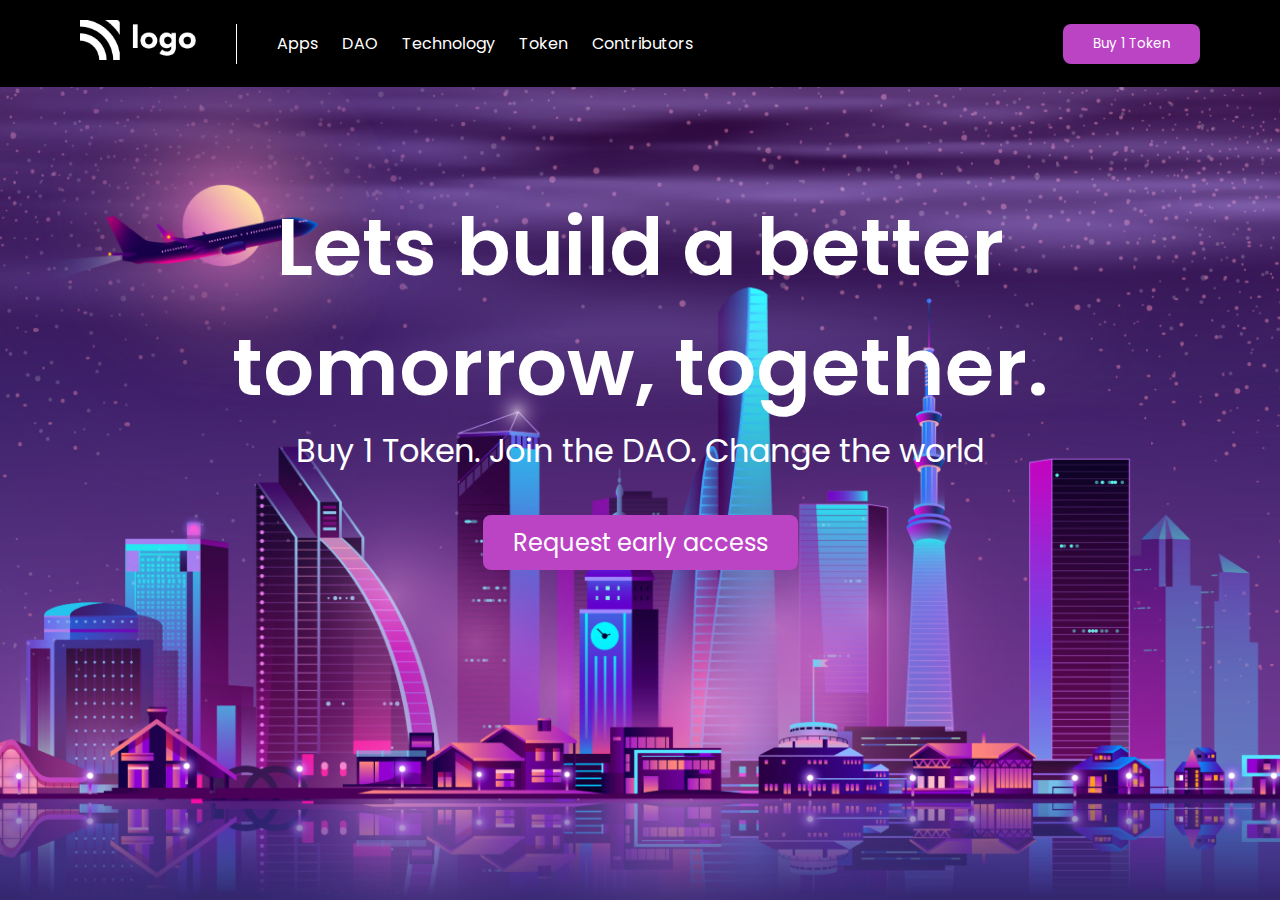
<file: 05 Crypto Landing Page/index.html>
<!DOCTYPE html>
<html lang="en">
  <head>
    <meta charset="UTF-8" />
    <meta http-equiv="X-UA-Compatible" content="IE=edge" />
    <meta name="viewport" content="width=device-width, initial-scale=1.0" />
    <link rel="stylesheet" href="style.css" />
    <link rel="preconnect" href="https://fonts.googleapis.com" />
    <link rel="preconnect" href="https://fonts.gstatic.com" crossorigin />
    <link
      href="https://fonts.googleapis.com/css2?family=Poppins:wght@200;300;400;500;600;700;800&display=swap"
      rel="stylesheet"
    />
    <link rel="preconnect" href="https://fonts.googleapis.com" />
    <link rel="preconnect" href="https://fonts.gstatic.com" crossorigin />
    <link
      href="https://fonts.googleapis.com/css2?family=Montserrat:wght@600;700;800&display=swap"
      rel="stylesheet"
    />
    <link href='https://fonts.googleapis.com/css?family=Convergence' rel='stylesheet'>

    <title>Document</title>
  </head>
  <body>
    <div class="container">
      <section aria-label="navbar">
        <nav class="navbar">
          <div>
            <img src="./assets/white-logo.png" alt="logo" class="logo" />
          </div>
          <div class="line"></div>
          <div class="grow-list">
            <ul class="list">
              <li class="list-item">Apps</li>
              <li class="list-item">DAO</li>
              <li class="list-item">Technology</li>
              <li class="list-item">Token</li>
              <li class="list-item">Contributors</li>
            </ul>
          </div>
          <div>
            <button class="button-small">Buy 1 Token</button>
          </div>
        </nav>
      </section>
      <!-- Hero Section -->
      <section aria-label="hero">
        <div class="hero">
          <h1 class="hero-heading">Lets build a better <br> tomorrow, together.</h1>
          <p class="hero-description">
            Buy 1 Token. Join the DAO. Change the world
          </p>
          <button class="button-large">Request early access</button>
        </div>
      </section>
    </div>
  </body>
</html>
</file>
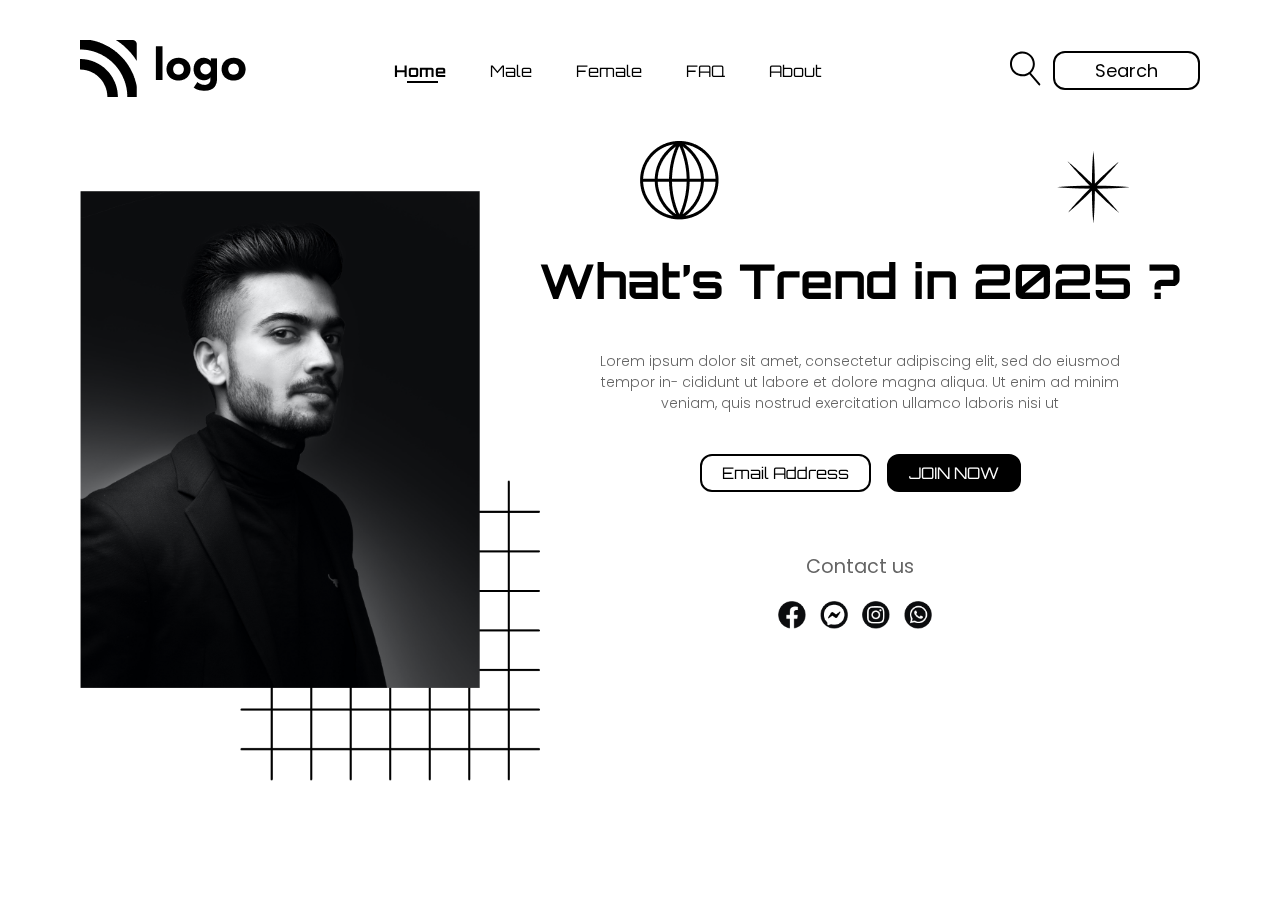
<file: 1. Street Style Landing Page/index.html>
<!DOCTYPE html>
<html lang="en">
  <head>
    <meta charset="UTF-8" />
    <meta http-equiv="X-UA-Compatible" content="IE=edge" />
    <meta name="viewport" content="width=device-width, initial-scale=1.0" />
    <!-- CSS File -->
    <link rel="stylesheet" href="style.css" />
    <!-- Font Orbiton -->
    <link rel="preconnect" href="https://fonts.googleapis.com" />
    <link rel="preconnect" href="https://fonts.gstatic.com" crossorigin />
    <link
      href="https://fonts.googleapis.com/css2?family=Orbitron:wght@400;500;600;700;800&display=swap"
      rel="stylesheet"
    />

    <!-- FONT Poppins -->
    <link rel="preconnect" href="https://fonts.googleapis.com" />
    <link rel="preconnect" href="https://fonts.gstatic.com" crossorigin />
    <link
      href="https://fonts.googleapis.com/css2?family=Poppins:wght@200;300;400;500;600;700&display=swap"
      rel="stylesheet"
    />
    <title>Document</title>
  </head>
  <body>
    <div class="container">
      <!-- Navbar Section -->
      <section aria-label="navbar">
        <nav class="navbar-container">
          <div>
            <img src="./assets/Logo.png" alt="brand-logo" />
          </div>
          <div>
            <ul class="list">
              <li class="list-item">Home</li>
              <li class="list-item">Male</li>
              <li class="list-item">Female</li>
              <li class="list-item">FAQ</li>
              <li class="list-item">About</li>
            </ul>
          </div>
          <div class="button-group">
            <div class="search-icon">
              <svg
                width="32"
                height="35"
                viewBox="0 0 32 35"
                fill="none"
                xmlns="http://www.w3.org/2000/svg"
              >
                <path
                  d="M13.42 25.34C6.56004 25.34 0.97998 19.76 0.97998 12.9C0.97998 6.03999 6.56004 0.459991 13.42 0.459991C20.28 0.459991 25.86 6.03999 25.86 12.9C25.87 19.76 20.28 25.34 13.42 25.34ZM13.42 2.44999C7.66004 2.44999 2.97998 7.13999 2.97998 12.89C2.97998 18.64 7.66004 23.33 13.42 23.33C19.18 23.33 23.86 18.64 23.86 12.89C23.86 7.13999 19.18 2.44999 13.42 2.44999Z"
                  fill="black"
                />
                <path
                  d="M30.35 34.4C30.07 34.4 29.7899 34.28 29.5899 34.05L19.75 22.53C19.39 22.11 19.44 21.48 19.86 21.12C20.28 20.76 20.91 20.81 21.27 21.23L31.11 32.75C31.47 33.17 31.42 33.8 31 34.16C30.81 34.32 30.58 34.4 30.35 34.4Z"
                  fill="black"
                />
              </svg>
            </div>
            <div><button class="nav-button">Search</button></div>
          </div>
        </nav>
      </section>
      <!-- Hero Banner Section -->
      <section aria-label="banner">
        <div class="hero-container">
          <!-- --------------- -->
          <!-- Patterns -->
          <!-- ---------------- -->
          <span class="square">
            <img src="./assets/squares.png" alt="square-pattern" />
          </span>
          <!-- Star -->
          <span class="star">
            <img src="./assets/start.png" alt="start-pattern" />
          </span>
          <!-- Globe -->
          <span class="globe">
            <img src="./assets/globe.png" alt="globe-pattern" />
          </span>
          <div>
            <img src="./assets/Image.png" alt="person-hero-iamge" />
          </div>
          <div class="hero-container-right">
            <h1 class="hero-heading">What’s Trend in 2025 ?</h1>
            <p class="hero-description">
              Lorem ipsum dolor sit amet, consectetur adipiscing elit, sed do
              eiusmod tempor in- cididunt ut labore et dolore magna aliqua. Ut
              enim ad minim veniam, quis nostrud exercitation ullamco laboris
              nisi ut
            </p>
            <div>
              <button class="button-email">Email Address</button>
              <button class="button-join">JOIN NOW</button>
            </div>
            <div>
              <h4 class="contact-heading">Contact us</h4>
              <div class="icons">
                <span>
                  <img src="./assets/Group.png" alt="facebook-icon" />
                </span>
                <span>
                  <img src="./assets/Group (1).png" alt="messenger-icon" />
                </span>
                <span>
                  <img src="./assets/Group (2).png" alt="instagram-icon" />
                </span>
                <span>
                  <img src="./assets/Group (3).png" alt="whatsapp-icon" />
                </span>
              </div>
            </div>
          </div>
        </div>
      </section>
    </div>
  </body>
</html>
</file>
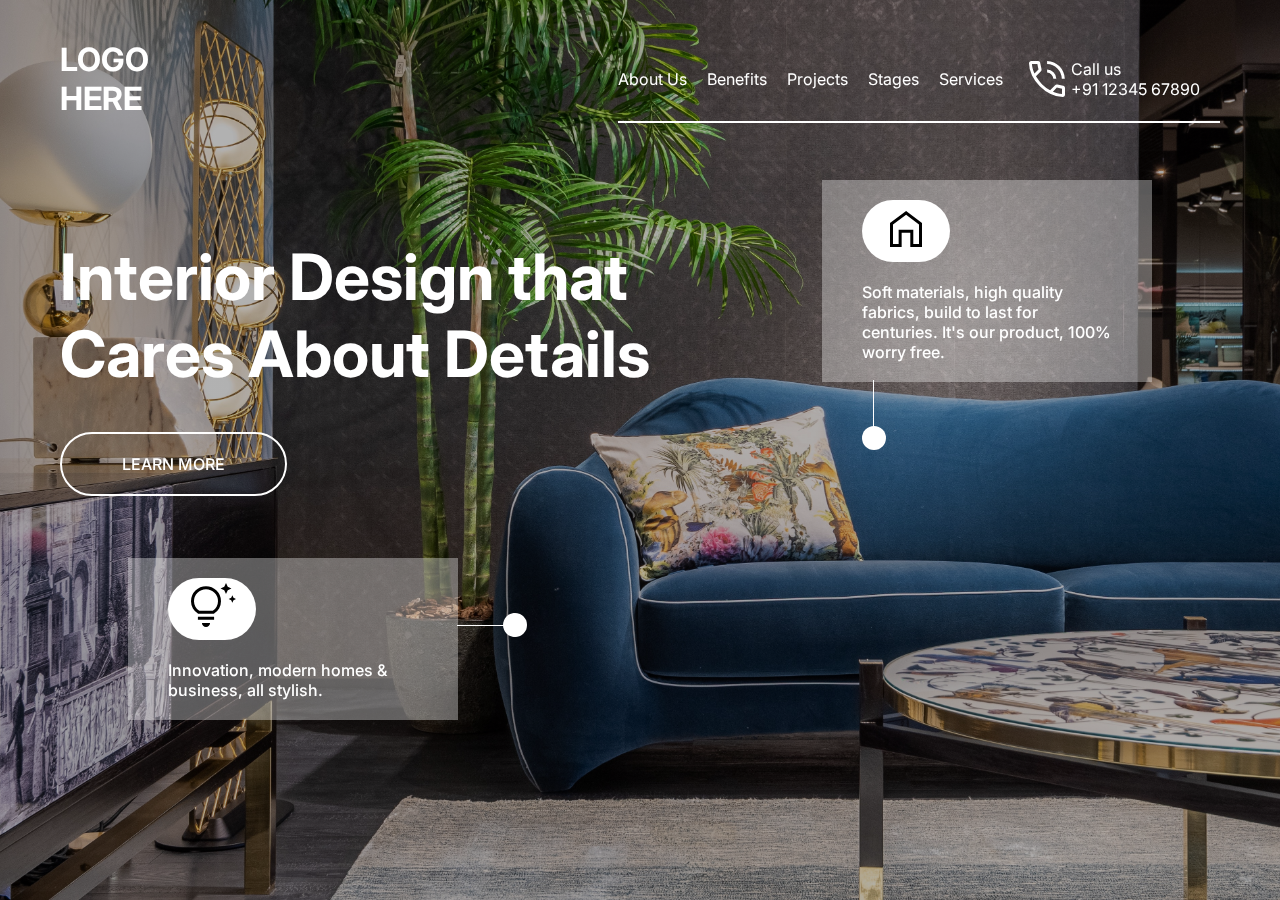
<file: 10. Interior Design Landing Page/index.html>
<!DOCTYPE html>
<html lang="en">

<head>
    <meta charset="UTF-8" />
    <meta http-equiv="X-UA-Compatible" content="IE=edge" />
    <meta name="viewport" content="width=device-width, initial-scale=1.0" />
    <title>Document</title>
    <link rel="stylesheet" href="style.css" />
</head>

<body>
    <nav class="navbar">
        <div class="logo">LOGO<br />HERE</div>
        <div class="nav-links">
            <div class="nav-link"><a href="#">About Us</a></div>
            <div class="nav-link"><a href="#">Benefits</a></div>
            <div class="nav-link"><a href="#">Projects</a></div>
            <div class="nav-link"><a href="#">Stages</a></div>
            <div class="nav-link"><a href="#">Services</a></div>
            <div class="nav-link cta">
                <svg xmlns="http://www.w3.org/2000/svg" height="48" width="48" fill="#ffffff"><path d="M38.8 23.65q-.25-6.05-4.45-10.25T24.1 8.95v-3q3.6.1 6.775 1.525Q34.05 8.9 36.45 11.3q2.4 2.4 3.825 5.575Q41.7 20.05 41.8 23.65Zm-8.45 0q-.25-2.5-2-4.225Q26.6 17.7 24.1 17.45v-3q3.75.25 6.375 2.85t2.875 6.35ZM39.75 42q-6.1 0-12.125-3T16.8 31.2Q12 26.4 9 20.375 6 14.35 6 8.25q0-.95.65-1.6Q7.3 6 8.25 6h7q.7 0 1.225.475.525.475.675 1.275l1.35 6.3q.1.7-.025 1.275t-.525.975l-5 5.05q2.8 4.65 6.275 8.1Q22.7 32.9 27.1 35.3l4.75-4.9q.5-.55 1.15-.775.65-.225 1.3-.075l5.95 1.3q.75.15 1.25.75T42 33v6.75q0 .95-.65 1.6-.65.65-1.6.65Zm-28.3-23.4 4.05-4.1L14.35 9H9q0 1.95.6 4.275t1.85 5.325ZM29.9 36.75q2.05.95 4.45 1.55 2.4.6 4.65.7v-5.35l-5.15-1.05ZM11.45 18.6ZM29.9 36.75Z"/></svg>
                <a href="tel:+91123456789">Call us<br />+91 12345 67890</a>
            </div>
        </div>
        <div class="mobile-nav-btn-container">
            <button class="mobile-nav-btn">
                <svg fill="#fff" xmlns="http://www.w3.org/2000/svg" height="48" width="48"><path d="M6 36v-3h36v3Zm0-10.5v-3h36v3ZM6 15v-3h36v3Z"/></svg>
            </button>
        </div>
    </nav>

    <div class="heading">
        <h1>
            Interior Design that<br/>Cares About Details
        </h1>
        <button>Learn More</button>
    </div>

    <div class="highlight-sofa highlight">
        <div class="highlight-icon">
            <svg xmlns="http://www.w3.org/2000/svg" height="48" width="48" fill="#000"><path d="M8 42V18L24.1 6 40 18v24H28.3V27.75h-8.65V42Zm3-3h5.65V24.75H31.3V39H37V19.5L24.1 9.75 11 19.5Zm13-14.65Z"/></svg>
        </div>
        <div class="highlight-text">
            Soft materials, high quality fabrics, build to last for centuries. It's our product, 100% worry free.
        </div>
        <div class="highlight-dot vertical">
            <svg width="24" height="70" viewBox="0 0 24 70" fill="none" xmlns="http://www.w3.org/2000/svg">
                <path fill-rule="evenodd" clip-rule="evenodd" d="M11 47L11 0L12 0L12 47H11Z" fill="white"/>
                <circle cx="12" cy="58" r="12" fill="white"/>
            </svg>
        </div>
    </div>

    <div class="highlight-plant highlight">
        <div class="highlight-icon">
            <svg xmlns="http://www.w3.org/2000/svg" height="48" width="48"><path d="m44.35 19.65-1.15-2.5L40.7 16l2.5-1.15 1.15-2.5 1.15 2.5L48 16l-2.5 1.15ZM38 10.9l-1.75-3.7-3.7-1.75 3.7-1.75L38 0l1.75 3.7 3.7 1.75-3.7 1.75ZM18 44q-1.7 0-2.875-1.175T13.95 39.95h8.1q0 1.7-1.175 2.875T18 44Zm-8.1-7.15v-3h16.2v3Zm.25-6.05q-3.3-2.15-5.225-5.375Q3 22.2 3 18.15q0-6.1 4.45-10.55Q11.9 3.15 18 3.15q6.1 0 10.55 4.45Q33 12.05 33 18.15q0 4.05-1.9 7.275-1.9 3.225-5.25 5.375Zm1.1-3H24.8q2.4-1.6 3.8-4.15 1.4-2.55 1.4-5.5 0-4.95-3.525-8.475Q22.95 6.15 18 6.15q-4.95 0-8.475 3.525Q6 13.2 6 18.15q0 2.95 1.4 5.5t3.85 4.15Zm6.75 0Z"/></svg>
        </div>
        <div class="highlight-text">
            Innovation, modern homes & business, all stylish.
        </div>
        <div class="highlight-dot horizontal">
            <svg width="24" height="70" viewBox="0 0 24 70" fill="none" xmlns="http://www.w3.org/2000/svg">
                <path fill-rule="evenodd" clip-rule="evenodd" d="M11 47L11 0L12 0L12 47H11Z" fill="white"/>
                <circle cx="12" cy="58" r="12" fill="white"/>
            </svg>
        </div>
    </div>
</body>

</html>
</file>
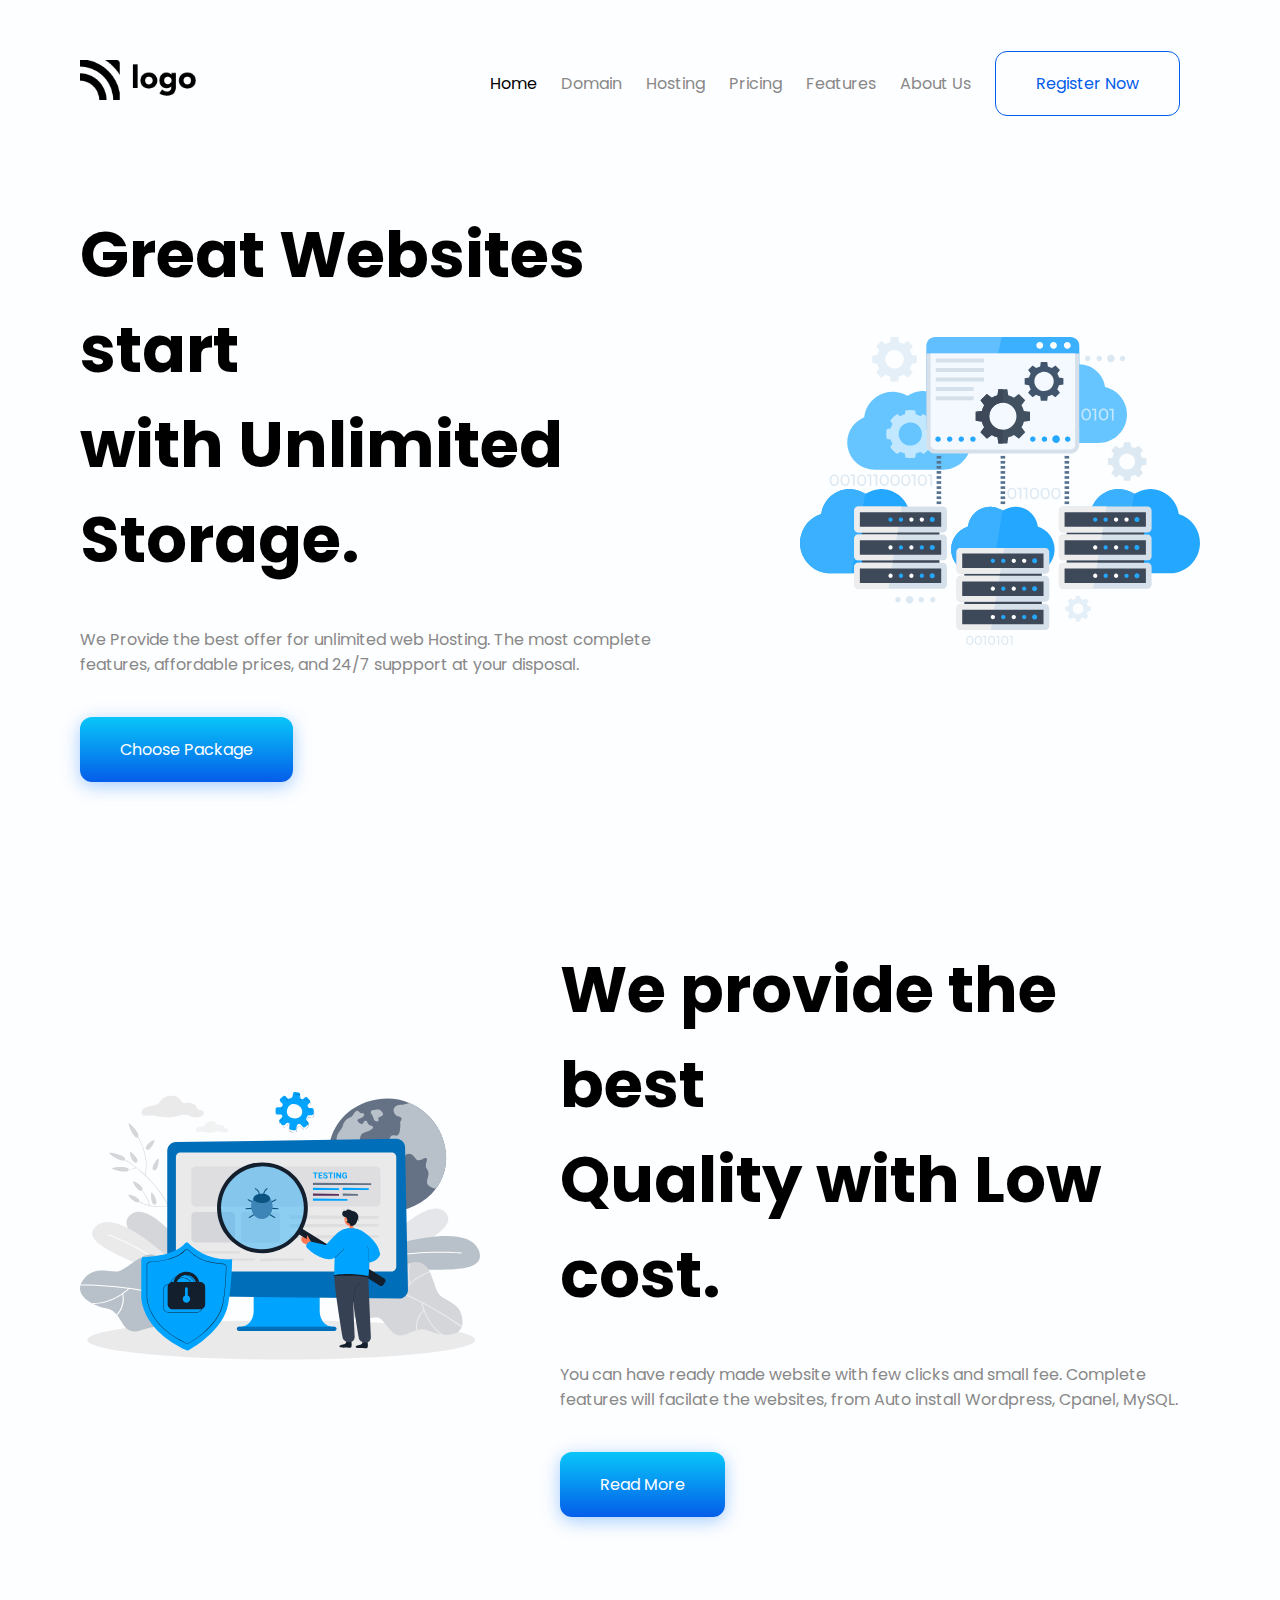
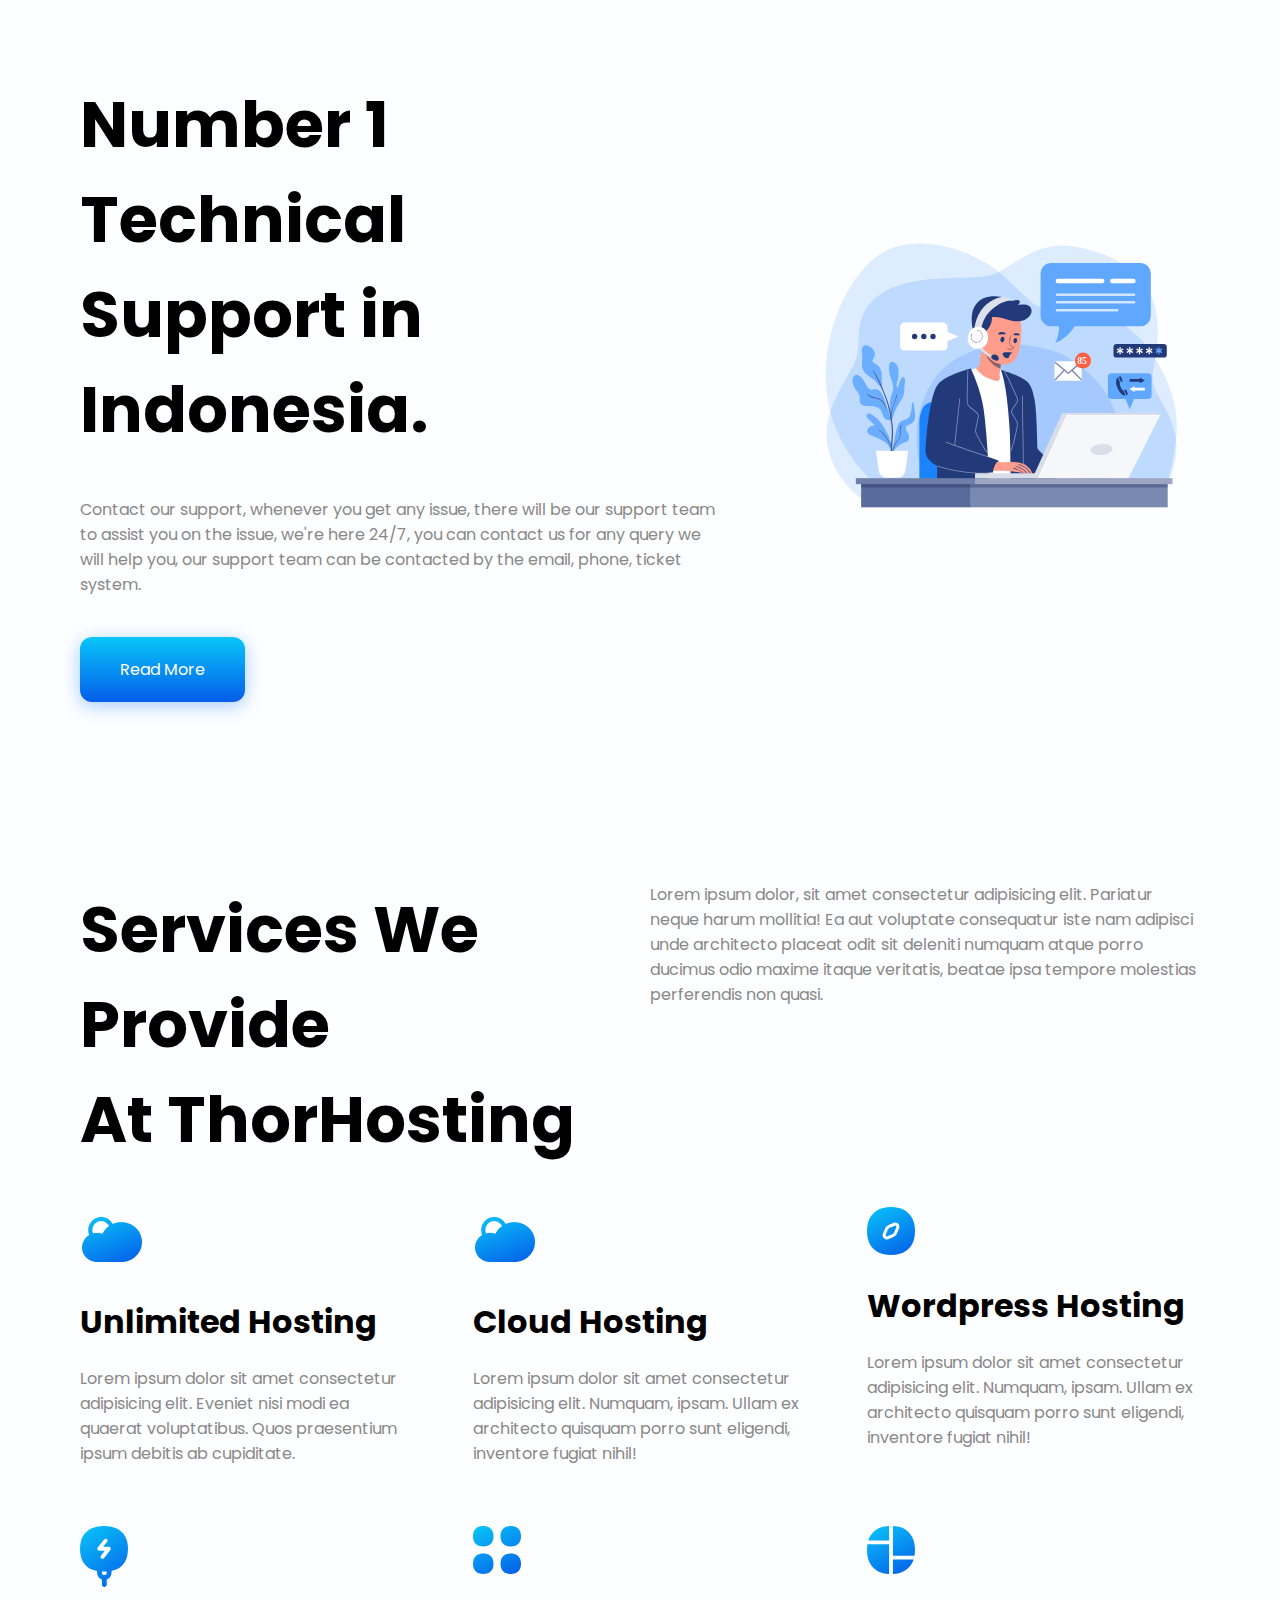
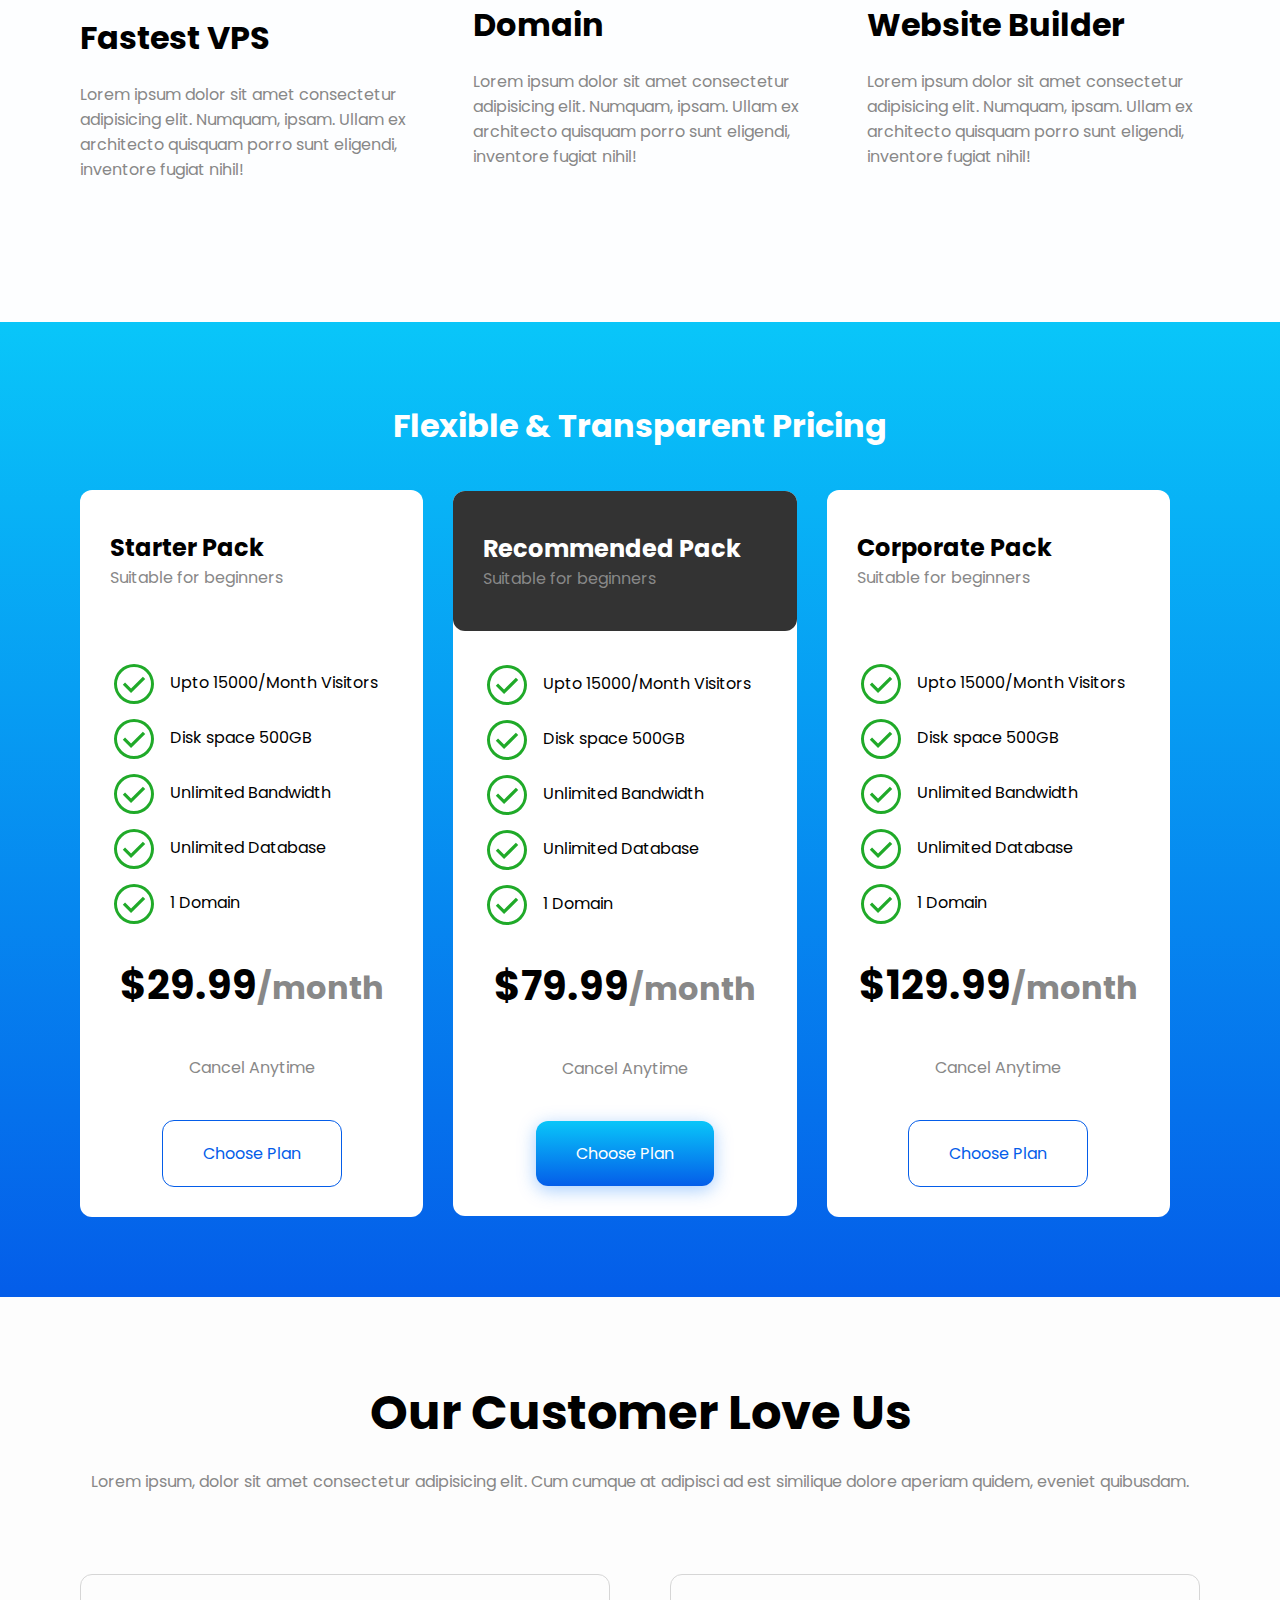
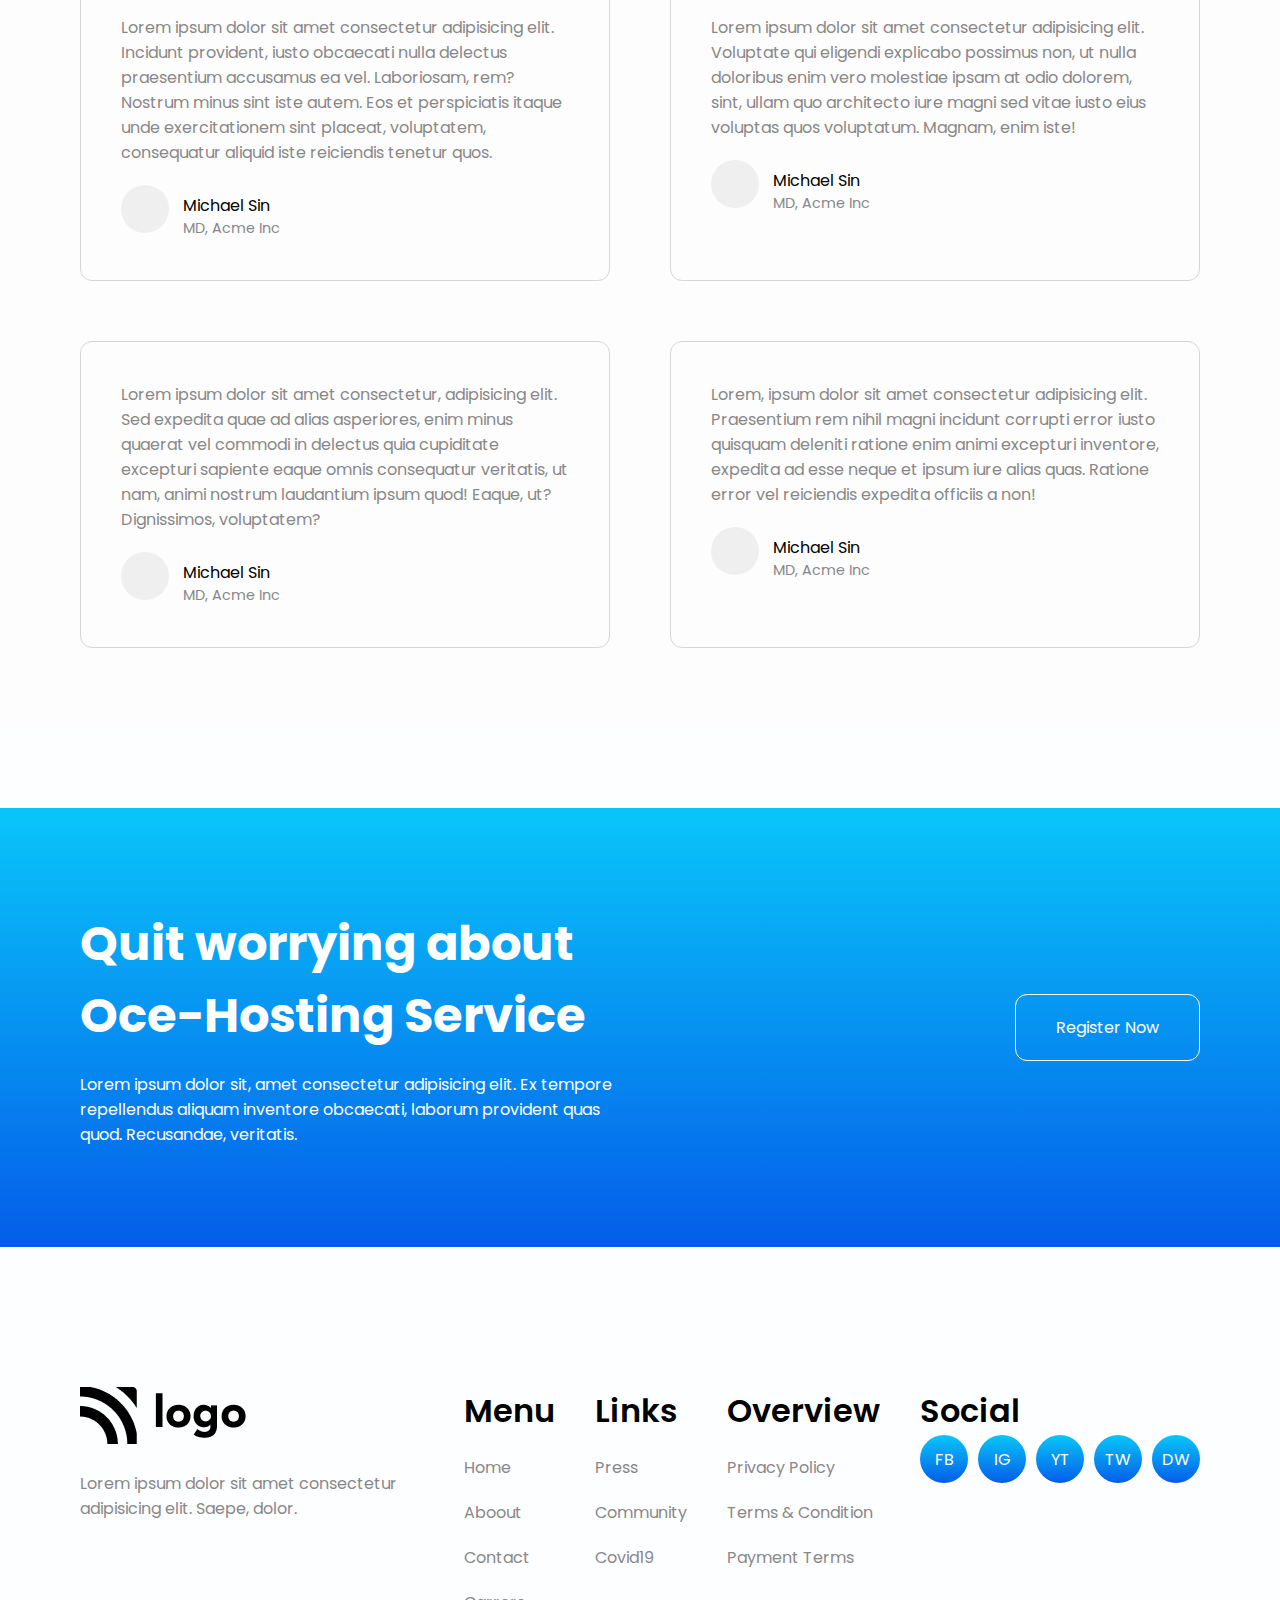
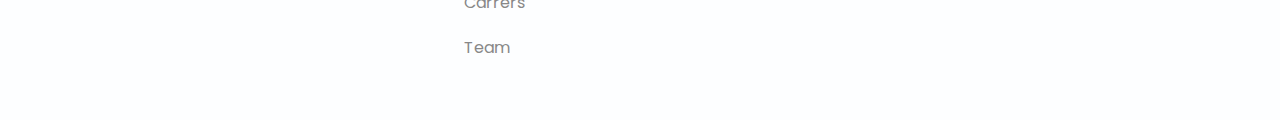
<file: 11. Web Hosting Landing Page/index.html>
<!DOCTYPE html>
<html lang="en">

<head>
    <meta charset="UTF-8">
    <meta http-equiv="X-UA-Compatible" content="IE=edge">
    <meta name="viewport" content="width=device-width, initial-scale=1.0">
    <title>Project 11</title>

    <link rel="stylesheet" href="style.css">
</head>

<body>

    <nav class="nav">
        <div class="logo">
            <img src="./assets/Logo.png" alt="logo" class="img-logo">
        </div>

        <div class="nav-links">
            <a href="#" class="nav-link nav-link-active">Home</a>
            <a href="#" class="nav-link">Domain</a>
            <a href="#" class="nav-link">Hosting</a>
            <a href="#" class="nav-link">Pricing</a>
            <a href="#" class="nav-link">Features</a>
            <a href="#" class="nav-link">About Us</a>
            <a href="#" class="nav-link nav-link-btn">Register Now</a>
        </div>

        <div class="mobile-nav-btn-container">
            <button class="mobile-nav-btn">
                <svg fill="#000" xmlns="http://www.w3.org/2000/svg" height="48" width="48"><path d="M6 36v-3h36v3Zm0-10.5v-3h36v3ZM6 15v-3h36v3Z"/></svg>
            </button>
        </div>
    </nav>

    <div class="intro-section">
        <div class="intro-texts pr-80">
            <h1>
                Great Websites start<br>with Unlimited<br>Storage.
            </h1>

            <p>We Provide the best offer for unlimited web Hosting. The most complete features, affordable prices, and
                24/7 suppport at your disposal.</p>

            <button class="btn-filled">
                Choose Package
            </button>
        </div>
        <div class="intro-image">
            <img src="./assets/cloud_illustration.svg" alt="cloud illustration">
        </div>
    </div>

    <div class="intro-section mt-80">
        <div class="intro-image">
            <img src="./assets/bug_illustration.svg" alt="cloud illustration">
        </div>

        <div class="intro-texts pl-80">
            <h1>
                We provide the best<br>Quality with Low cost.
            </h1>

            <p>You can have ready made website with few clicks and small fee. Complete features will facilate the
                websites, from Auto install Wordpress, Cpanel, MySQL.</p>

            <button class="btn-filled">
                Read More
            </button>
        </div>
    </div>

    <div class="intro-section mt-80">
        <div class="intro-texts pr-80">
            <h1>
                Number 1 Technical<br>Support in Indonesia.
            </h1>

            <p>Contact our support, whenever you get any issue, there will be our support team to assist you on the
                issue, we're here 24/7, you can contact us for any query we will help you, our support team can be
                contacted by the email, phone, ticket system.</p>

            <button class="btn-filled">
                Read More
            </button>
        </div>
        <div class="intro-image">
            <img src="./assets/tech_support.svg" alt="cloud illustration">
        </div>
    </div>

    <div class="mt-80 services-section">
        <div class="service-section-header">

            <h1>
                Services We Provide<br>At ThorHosting
            </h1>

            <p>
                Lorem ipsum dolor, sit amet consectetur adipisicing elit. Pariatur neque harum mollitia! Ea aut
                voluptate consequatur iste nam adipisci unde architecto placeat odit sit deleniti numquam atque porro
                ducimus odio maxime itaque veritatis, beatae ipsa tempore molestias perferendis non quasi.
            </p>

        </div>

        <div class="services">
            <div class="service-card">
                <img src="./assets/cloud_icon.png" alt="icon">
                <h1>Unlimited Hosting</h1>
                <p>Lorem ipsum dolor sit amet consectetur adipisicing elit. Eveniet nisi modi ea quaerat voluptatibus. Quos praesentium ipsum debitis ab cupiditate.</p>
            </div>
            <div class="service-card">
                <img src="./assets/cloud_icon.png" alt="icon">
                <h1>Cloud Hosting</h1>
                <p>Lorem ipsum dolor sit amet consectetur adipisicing elit. Numquam, ipsam. Ullam ex architecto quisquam porro sunt eligendi, inventore fugiat nihil!</p>
            </div>
            <div class="service-card">
                <img src="./assets/navigator_icon.svg" alt="icon">
                <h1>Wordpress Hosting</h1>
                <p>Lorem ipsum dolor sit amet consectetur adipisicing elit. Numquam, ipsam. Ullam ex architecto quisquam porro sunt eligendi, inventore fugiat nihil!</p>
            </div>
            <div class="service-card">
                <img src="./assets/icon_bulb.svg" alt="icon">
                <h1>Fastest VPS</h1>
                <p>Lorem ipsum dolor sit amet consectetur adipisicing elit. Numquam, ipsam. Ullam ex architecto quisquam porro sunt eligendi, inventore fugiat nihil!</p>
            </div>
            <div class="service-card">
                <img src="./assets/icon_four_dots.svg" alt="icon">
                <h1>Domain</h1>
                <p>Lorem ipsum dolor sit amet consectetur adipisicing elit. Numquam, ipsam. Ullam ex architecto quisquam porro sunt eligendi, inventore fugiat nihil!</p>
            </div>
            <div class="service-card">
                <img src="./assets/icon_dash.svg" alt="icon">
                <h1>Website Builder</h1>
                <p>Lorem ipsum dolor sit amet consectetur adipisicing elit. Numquam, ipsam. Ullam ex architecto quisquam porro sunt eligendi, inventore fugiat nihil!</p>
            </div>
        </div>
    </div>

    <div class="mt-80 pricing-section">
        <h1>Flexible & Transparent Pricing</h1>

        <div class="pricing-cards">
            <div class="pricing-card">
                <div class="pricing-header">
                    <h3>Starter Pack</h3>
                    <p>Suitable for beginners</p>
                </div>
    
                <div class="pricing-features">
                    <ul>
                        <li class="pricing-feature">Upto 15000/Month Visitors</li>
                        <li class="pricing-feature">Disk space 500GB</li>
                        <li class="pricing-feature">Unlimited Bandwidth</li>
                        <li class="pricing-feature">Unlimited Database</li>
                        <li class="pricing-feature">1 Domain</li>
                    </ul>
                </div>
    
                <div class="pricing-price">
                    <h1>$29.99<span>/month</span></h1>
                    <p>Cancel Anytime</p>
                </div>
    
                <button class="btn-outline mt-40">
                    Choose Plan
                </button>
            </div>
    
            <div class="pricing-card">
                <div class="pricing-header pricing-header-black">
                    <h3>Recommended Pack</h3>
                    <p>Suitable for beginners</p>
                </div>
    
                <div class="pricing-features">
                    <ul>
                        <li class="pricing-feature">Upto 15000/Month Visitors</li>
                        <li class="pricing-feature">Disk space 500GB</li>
                        <li class="pricing-feature">Unlimited Bandwidth</li>
                        <li class="pricing-feature">Unlimited Database</li>
                        <li class="pricing-feature">1 Domain</li>
                    </ul>
                </div>
    
                <div class="pricing-price">
                    <h1>$79.99<span>/month</span></h1>
                    <p>Cancel Anytime</p>
                </div>
    
                <button class="btn-filled mt-40">
                    Choose Plan
                </button>
            </div>
    
            <div class="pricing-card">
                <div class="pricing-header">
                    <h3>Corporate Pack</h3>
                    <p>Suitable for beginners</p>
                </div>
    
                <div class="pricing-features">
                    <ul>
                        <li class="pricing-feature">Upto 15000/Month Visitors</li>
                        <li class="pricing-feature">Disk space 500GB</li>
                        <li class="pricing-feature">Unlimited Bandwidth</li>
                        <li class="pricing-feature">Unlimited Database</li>
                        <li class="pricing-feature">1 Domain</li>
                    </ul>
                </div>
    
                <div class="pricing-price">
                    <h1>$129.99<span>/month</span></h1>
                    <p>Cancel Anytime</p>
                </div>
    
                <button class="btn-outline mt-40">
                    Choose Plan
                </button>
            </div>
        </div>
    </div>

    <div class="testimonial-section">
        <h1>Our Customer Love Us</h1>
        <p class="testimonial-section-description">Lorem ipsum, dolor sit amet consectetur adipisicing elit. Cum cumque at adipisci ad est similique dolore aperiam quidem, eveniet quibusdam.</p>

        <div class="testimonial-cards">
            <div class="testiominal-card">
                <p>Lorem ipsum dolor sit amet consectetur adipisicing elit. Incidunt provident, iusto obcaecati nulla delectus praesentium accusamus ea vel. Laboriosam, rem? Nostrum minus sint iste autem. Eos et perspiciatis itaque unde exercitationem sint placeat, voluptatem, consequatur aliquid iste reiciendis tenetur quos.</p>
                <div class="testimonial-user">
                    <div class="testimonial-user-image"></div>
                    <div class="testimonial-user-details">
                        <p class="name">Michael Sin</p>
                        <p class="designation">MD, Acme Inc</p>
                    </div>
                </div>
            </div>
            <div class="testiominal-card">
                <p>Lorem ipsum dolor sit amet consectetur adipisicing elit. Voluptate qui eligendi explicabo possimus non, ut nulla doloribus enim vero molestiae ipsam at odio dolorem, sint, ullam quo architecto iure magni sed vitae iusto eius voluptas quos voluptatum. Magnam, enim iste!</p>
                <div class="testimonial-user">
                    <div class="testimonial-user-image"></div>
                    <div class="testimonial-user-details">
                        <p class="name">Michael Sin</p>
                        <p class="designation">MD, Acme Inc</p>
                    </div>
                </div>
            </div>
            <div class="testiominal-card">
                <p>Lorem ipsum dolor sit amet consectetur, adipisicing elit. Sed expedita quae ad alias asperiores, enim minus quaerat vel commodi in delectus quia cupiditate excepturi sapiente eaque omnis consequatur veritatis, ut nam, animi nostrum laudantium ipsum quod! Eaque, ut? Dignissimos, voluptatem?</p>
                <div class="testimonial-user">
                    <div class="testimonial-user-image"></div>
                    <div class="testimonial-user-details">
                        <p class="name">Michael Sin</p>
                        <p class="designation">MD, Acme Inc</p>
                    </div>
                </div>
            </div>
            <div class="testiominal-card">
                <p>Lorem, ipsum dolor sit amet consectetur adipisicing elit. Praesentium rem nihil magni incidunt corrupti error iusto quisquam deleniti ratione enim animi excepturi inventore, expedita ad esse neque et ipsum iure alias quas. Ratione error vel reiciendis expedita officiis a non!</p>
                <div class="testimonial-user">
                    <div class="testimonial-user-image"></div>
                    <div class="testimonial-user-details">
                        <p class="name">Michael Sin</p>
                        <p class="designation">MD, Acme Inc</p>
                    </div>
                </div>
            </div>
        </div>
    </div>

    <div class="section-register">
        <div class="section-register-text">
            <h1>
                Quit worrying about<br>Oce-Hosting Service
            </h1>
            <p>Lorem ipsum dolor sit, amet consectetur adipisicing elit. Ex tempore repellendus aliquam inventore obcaecati, laborum provident quas quod. Recusandae, veritatis.</p>
        </div>
        <div class="section-register-btn-container">
            <button class="btn-outline">Register Now</button>
        </div>
    </div>

    <footer class="footer">
        <div class="footer-logo">
            <img src="./assets/Logo.png" alt="logo">
            <p>Lorem ipsum dolor sit amet consectetur adipisicing elit. Saepe, dolor.</p>
        </div>

        <div class="footer-links">
            <h1>Menu</h1>
            <ul>
                <li><a href="#">Home</a></li>
                <li><a href="#">Aboout</a></li>
                <li><a href="#">Contact</a></li>
                <li><a href="#">Carrers</a></li>
                <li><a href="#">Team</a></li>
            </ul>
        </div>

        <div class="footer-links">
            <h1>Links</h1>
            <ul>
                <li><a href="#">Press</a></li>
                <li><a href="#">Community</a></li>
                <li><a href="#">Covid19</a></li>
            </ul>
        </div>

        <div class="footer-links">
            <h1>Overview</h1>
            <ul>
                <li><a href="#">Privacy Policy</a></li>
                <li><a href="#">Terms & Condition</a></li>
                <li><a href="#">Payment Terms</a></li>
            </ul>
        </div>

        <div class="footer-links">
            <h1>Social</h1>
            <div class="social-links">
                <div class="social-link"><a href="#">FB</a></div>
                <div class="social-link"><a href="#">IG</a></div>
                <div class="social-link"><a href="#">YT</a></div>
                <div class="social-link"><a href="#">TW</a></div>
                <div class="social-link"><a href="#">DW</a></div>
            </div>
        </div>

        
    </footer>

</body>

</html>
</file>
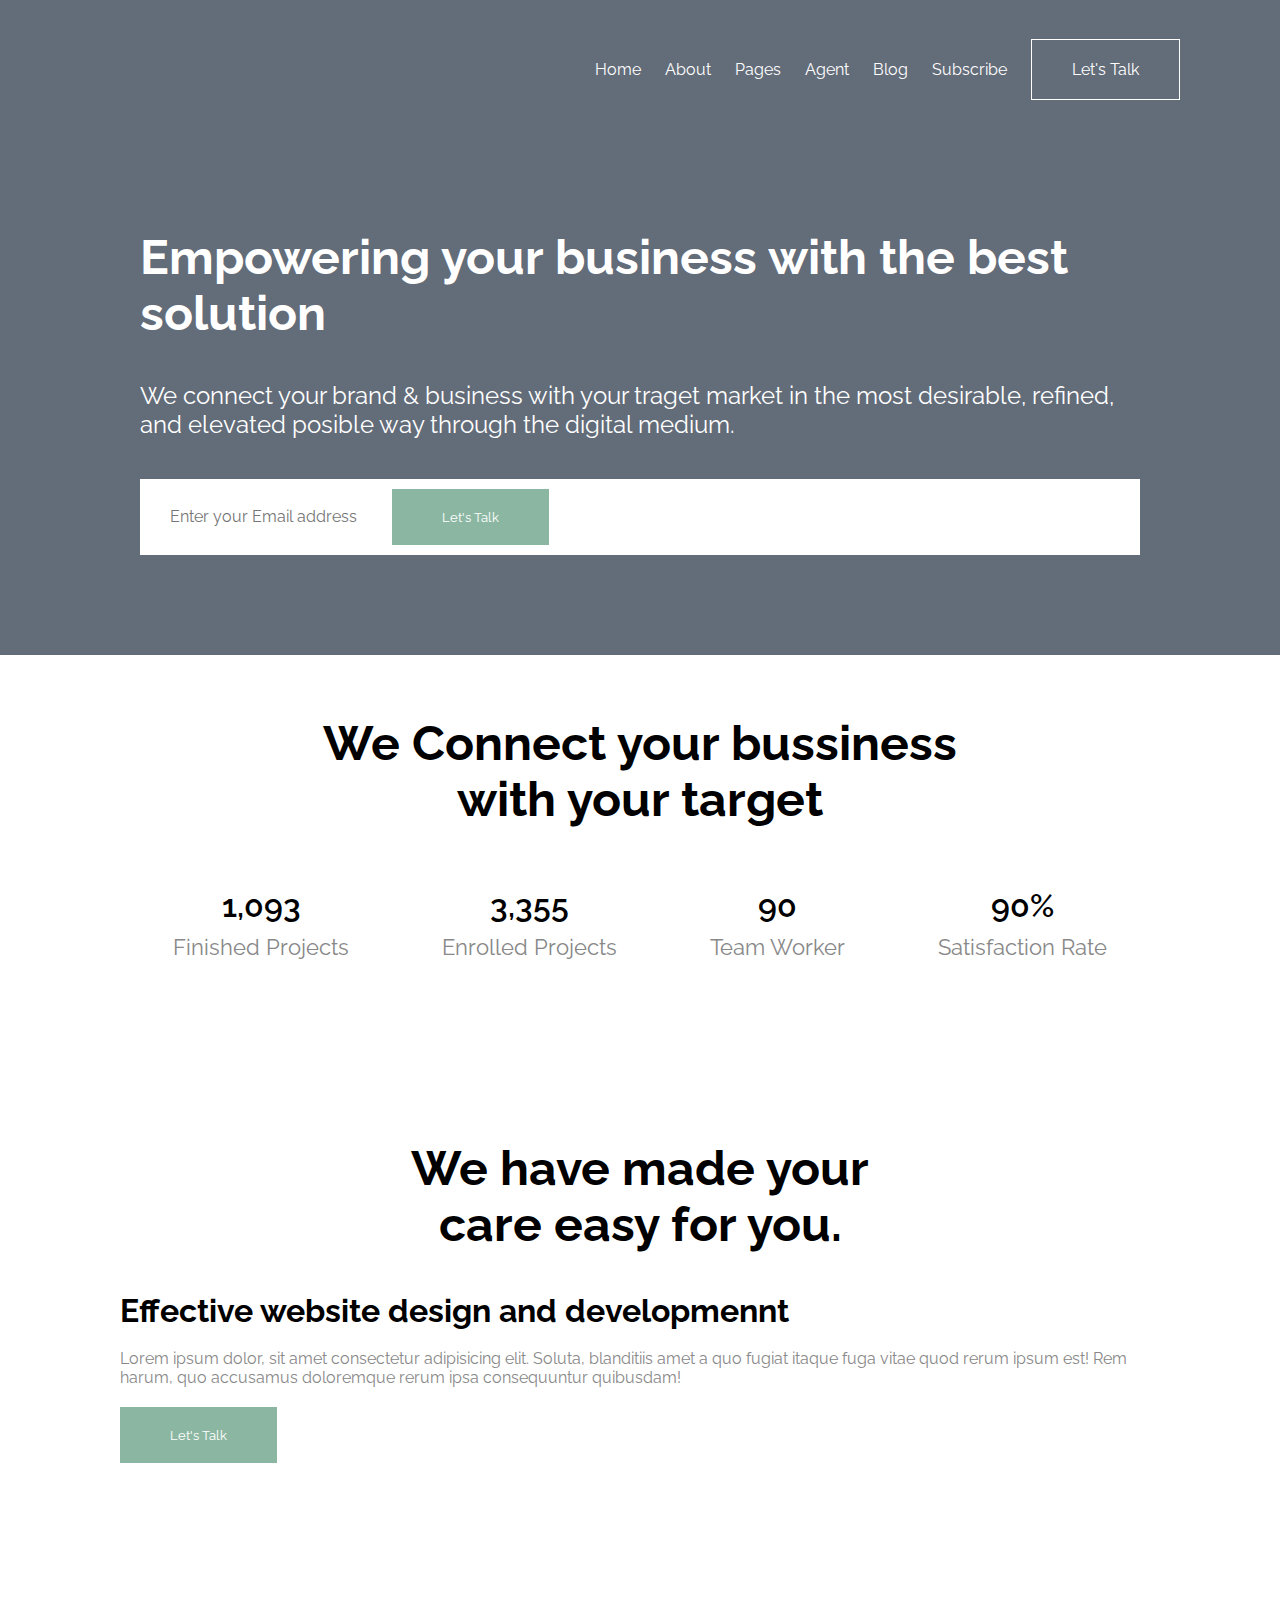
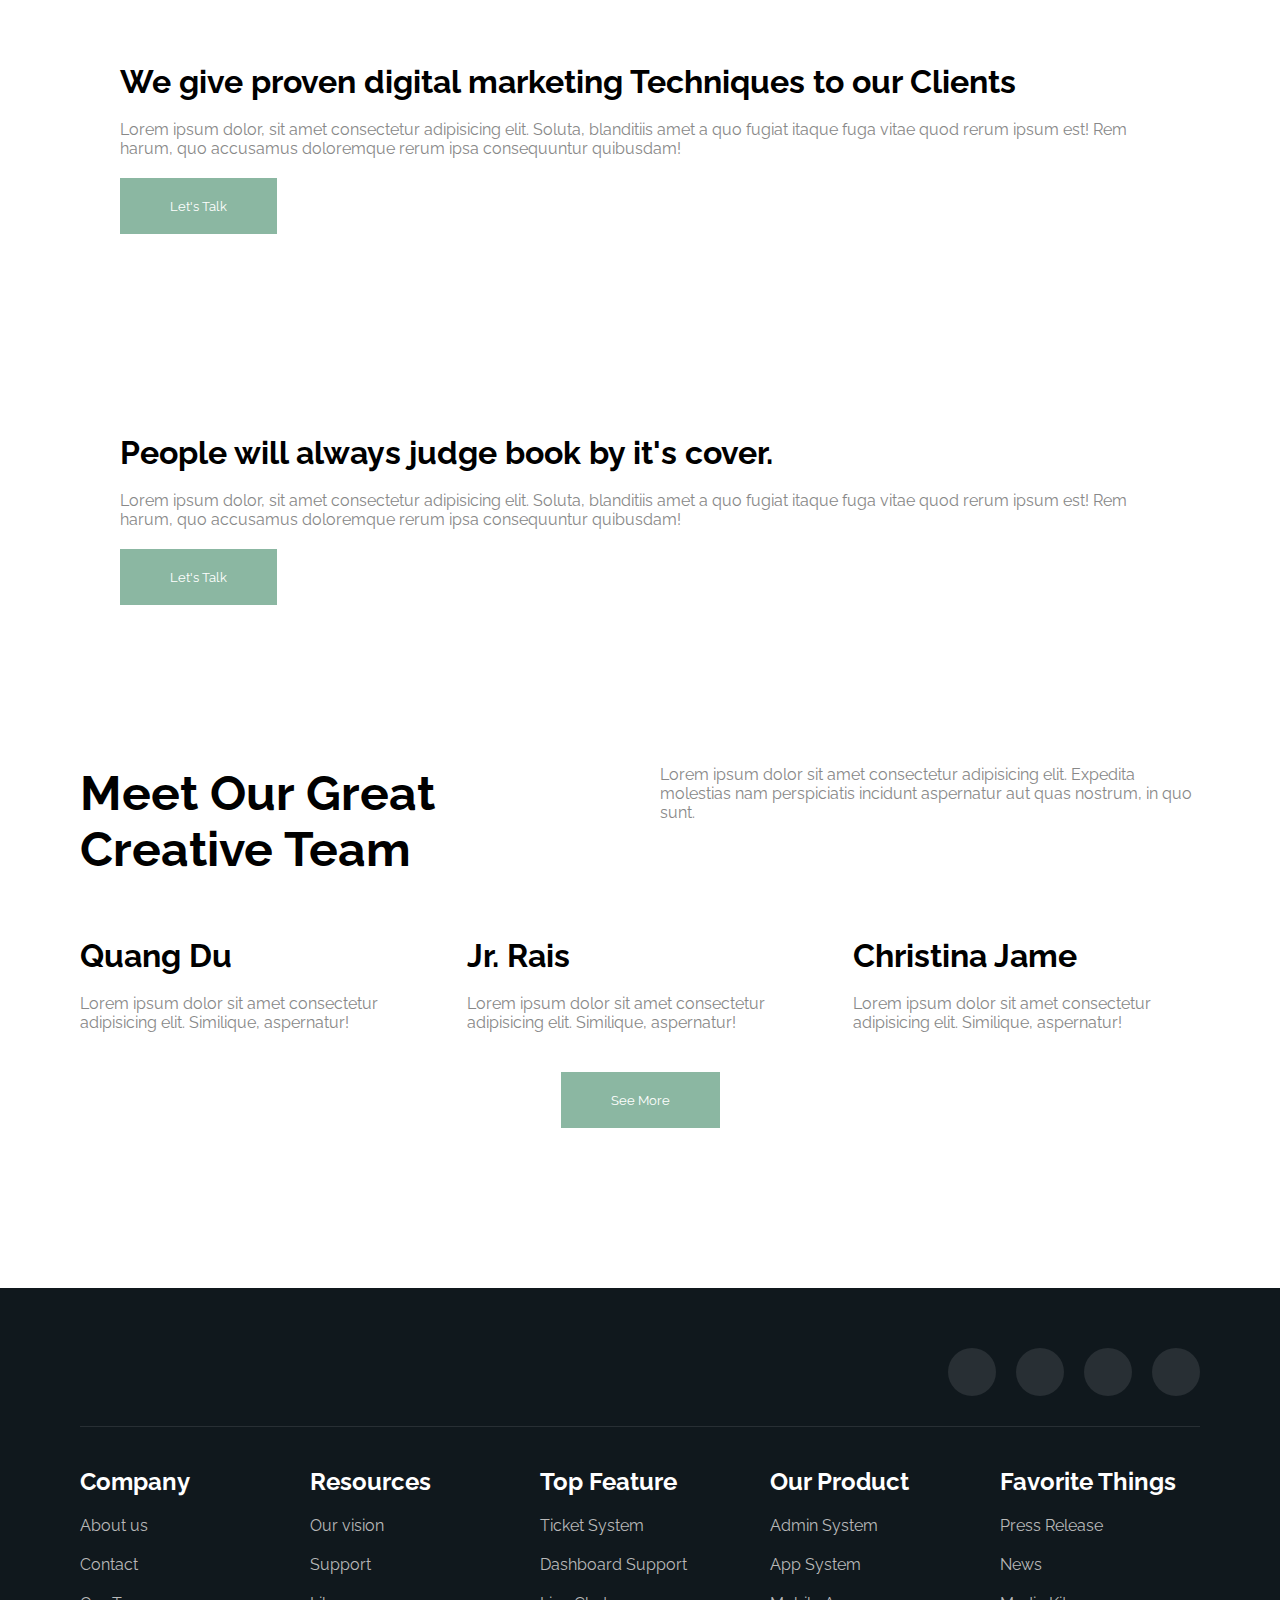
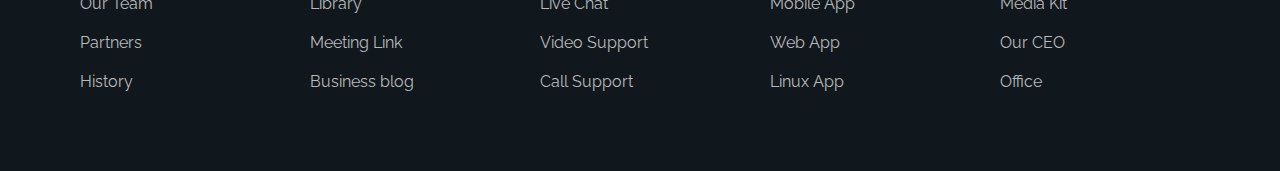
<file: 12. Business Landing Page/index.html>
<!DOCTYPE html>
<html lang="en">

<head>
    <meta charset="UTF-8">
    <meta http-equiv="X-UA-Compatible" content="IE=edge">
    <meta name="viewport" content="width=device-width, initial-scale=1.0">
    <title>Project 12</title>
    <link rel="stylesheet" href="style.css">
</head>

<body>

    <nav class="nav">
        <div class="logo">
            <!-- <img src="./assets/white-logo.png" alt="logo" class="img-logo"> -->
        </div>

        <div class="nav-links">
            <a href="#" class="nav-link">Home</a>
            <a href="#" class="nav-link">About</a>
            <a href="#" class="nav-link">Pages</a>
            <a href="#" class="nav-link">Agent</a>
            <a href="#" class="nav-link">Blog</a>
            <a href="#" class="nav-link">Subscribe</a>
            <a href="#" class="nav-link nav-link-btn">Let's Talk</a>
        </div>

        <div class="mobile-nav-btn-container">
            <button class="mobile-nav-btn">
                <!-- <svg fill="#fff" xmlns="http://www.w3.org/2000/svg" height="48" width="48"><path d="M6 36v-3h36v3Zm0-10.5v-3h36v3ZM6 15v-3h36v3Z"/></svg> -->
            </button>
        </div>
    </nav>

    <div class="section-intro">
        <div class="section-image">
            <!-- <img src="./assets/pexels-fauxels-3183197.jpg" alt="img"> -->
        </div>
        <div class="section-details">
            <h1>
                Empowering your business with the best solution
            </h1>
            <p>
                We connect your brand & business with your traget market in the most desirable, refined, and elevated
                posible way through the digital medium.
            </p>

            <div class="input-box">
                <!-- <svg xmlns="http://www.w3.org/2000/svg" height="48" width="48"> -->
                    <path
                        d="M7 40q-1.2 0-2.1-.9Q4 38.2 4 37V11q0-1.2.9-2.1Q5.8 8 7 8h34q1.2 0 2.1.9.9.9.9 2.1v26q0 1.2-.9 2.1-.9.9-2.1.9Zm17-15.1L7 13.75V37h34V13.75Zm0-3L40.8 11H7.25ZM7 13.75V11v26Z" />
                </svg>
                <input type="email" placeholder="Enter your Email address">
                <button>Let's Talk</button>
            </div>
        </div>
    </div>

    <div class="section-video">
        <h1>
            We Connect your bussiness <br>with your target
        </h1>

        <div class="stats">
            <div>
                <p class="stat">1,093</p>
                <p>Finished Projects</p>
            </div>
            <div>
                <p class="stat">3,355</p>
                <p>Enrolled Projects</p>
            </div>
            <div>
                <p class="stat">90</p>
                <p>Team Worker</p>
            </div>
            <div>
                <p class="stat">90%</p>
                <p>Satisfaction Rate</p>
            </div>
        </div>

        <div class="video">
            <!-- <img src="./assets/pexels-fauxels-3184325.jpg" alt="img"> -->
        </div>
    </div>


    <div class="section-info">
        <h1>
            We have made your <br>
            care easy for you.
        </h1>

        <div class="section-info-details">
            <div class="section-info-text">
                <h1>
                    Effective website design and developmennt
                </h1>
                <p>Lorem ipsum dolor, sit amet consectetur adipisicing elit. Soluta, blanditiis amet a quo fugiat itaque
                    fuga vitae quod rerum ipsum est! Rem harum, quo accusamus doloremque rerum ipsa consequuntur
                    quibusdam!</p>

                <button>Let's Talk</button>
            </div>
            <div class="section-info-image">
                <!-- <img src="https://images.pexels.com/photos/3756679/pexels-photo-3756679.jpeg?auto=compress&cs=tinysrgb&w=1260&h=750&dpr=1"
                    alt="img"> -->
            </div>
        </div>
    </div>

    <div class="section-info mt-40">


        <div class="section-info-details">
            <div class="section-info-image">
                <!-- <img src="https://images.pexels.com/photos/3285203/pexels-photo-3285203.jpeg?auto=compress&cs=tinysrgb&w=1260&h=750&dpr=1"
                    alt="img"> -->
            </div>
            <div class="section-info-text">
                <h1>
                    We give proven digital marketing Techniques to our Clients
                </h1>
                <p>Lorem ipsum dolor, sit amet consectetur adipisicing elit. Soluta, blanditiis amet a quo fugiat itaque
                    fuga vitae quod rerum ipsum est! Rem harum, quo accusamus doloremque rerum ipsa consequuntur
                    quibusdam!</p>

                <button>Let's Talk</button>
            </div>

        </div>
    </div>

    <div class="section-info mt-40">


        <div class="section-info-details">

            <div class="section-info-text">
                <h1>
                    People will always judge book by it's cover.
                </h1>
                <p>Lorem ipsum dolor, sit amet consectetur adipisicing elit. Soluta, blanditiis amet a quo fugiat itaque
                    fuga vitae quod rerum ipsum est! Rem harum, quo accusamus doloremque rerum ipsa consequuntur
                    quibusdam!</p>

                <button>Let's Talk</button>
            </div>

            <div class="section-info-image">
                <!-- <img src="https://images.unsplash.com/photo-1562071707-7249ab429b2a?ixlib=rb-1.2.1&ixid=MnwxMjA3fDB8MHxwaG90by1wYWdlfHx8fGVufDB8fHx8&auto=format&fit=crop&w=1170&q=80"
                    alt="img"> -->
            </div>

        </div>
    </div>


    <div class="section-team">

        <div class="section-team-heading">
            <div>
                <h1>Meet Our Great Creative Team</h1>
            </div>
            <div>
                <p>Lorem ipsum dolor sit amet consectetur adipisicing elit. Expedita molestias nam perspiciatis incidunt
                    aspernatur aut quas nostrum, in quo sunt.</p>
            </div>
        </div>

        <div class="section-team-peoples">
            <div class="team-card">
                <!-- <img src="https://images.unsplash.com/photo-1604904612715-47bf9d9bc670?ixlib=rb-1.2.1&ixid=MnwxMjA3fDB8MHxwaG90by1wYWdlfHx8fGVufDB8fHx8&auto=format&fit=crop&w=687&q=80"
                    alt="img"> -->
                <h3>Quang Du</h3>
                <p>Lorem ipsum dolor sit amet consectetur adipisicing elit. Similique, aspernatur!</p>
            </div>

            <div class="team-card">
                <!-- <img src="https://images.unsplash.com/photo-1618085219724-c59ba48e08cd?ixlib=rb-1.2.1&ixid=MnwxMjA3fDB8MHxwaG90by1wYWdlfHx8fGVufDB8fHx8&auto=format&fit=crop&w=687&q=80"
                    alt="img"> -->
                <h3>Jr. Rais</h3>
                <p>Lorem ipsum dolor sit amet consectetur adipisicing elit. Similique, aspernatur!</p>
            </div>

            <div class="team-card">
                <!-- <img src="https://images.unsplash.com/photo-1573497019940-1c28c88b4f3e?ixlib=rb-1.2.1&ixid=MnwxMjA3fDB8MHxwaG90by1wYWdlfHx8fGVufDB8fHx8&auto=format&fit=crop&w=687&q=80"
                    alt="img"> -->
                <h3>Christina Jame</h3>
                <p>Lorem ipsum dolor sit amet consectetur adipisicing elit. Similique, aspernatur!</p>
            </div>
        </div>

        <div class="center">
            <button>See More</button>
        </div>
    </div>


    <footer class="footer">

        <div class="logo-social">
            <div>
                <!-- <img src="./assets/white-logo.png" alt="logo"> -->
            </div>
            <div class="social-links">
                <div class="social-link-box">
                    <a href="#" class="social-link">
                        <!-- <svg xmlns="http://www.w3.org/2000/svg" viewBox="0 0 448 512"> -->
                            <path
                                d="M224.1 141c-63.6 0-114.9 51.3-114.9 114.9s51.3 114.9 114.9 114.9S339 319.5 339 255.9 287.7 141 224.1 141zm0 189.6c-41.1 0-74.7-33.5-74.7-74.7s33.5-74.7 74.7-74.7 74.7 33.5 74.7 74.7-33.6 74.7-74.7 74.7zm146.4-194.3c0 14.9-12 26.8-26.8 26.8-14.9 0-26.8-12-26.8-26.8s12-26.8 26.8-26.8 26.8 12 26.8 26.8zm76.1 27.2c-1.7-35.9-9.9-67.7-36.2-93.9-26.2-26.2-58-34.4-93.9-36.2-37-2.1-147.9-2.1-184.9 0-35.8 1.7-67.6 9.9-93.9 36.1s-34.4 58-36.2 93.9c-2.1 37-2.1 147.9 0 184.9 1.7 35.9 9.9 67.7 36.2 93.9s58 34.4 93.9 36.2c37 2.1 147.9 2.1 184.9 0 35.9-1.7 67.7-9.9 93.9-36.2 26.2-26.2 34.4-58 36.2-93.9 2.1-37 2.1-147.8 0-184.8zM398.8 388c-7.8 19.6-22.9 34.7-42.6 42.6-29.5 11.7-99.5 9-132.1 9s-102.7 2.6-132.1-9c-19.6-7.8-34.7-22.9-42.6-42.6-11.7-29.5-9-99.5-9-132.1s-2.6-102.7 9-132.1c7.8-19.6 22.9-34.7 42.6-42.6 29.5-11.7 99.5-9 132.1-9s102.7-2.6 132.1 9c19.6 7.8 34.7 22.9 42.6 42.6 11.7 29.5 9 99.5 9 132.1s2.7 102.7-9 132.1z" />
                        </svg>

                    </a>
                </div>
                <div class="social-link-box">
                    <a href="#" class="social-link">
                        <!-- <svg xmlns="http://www.w3.org/2000/svg" viewBox="0 0 320 512"> -->
                            <path
                                d="M279.14 288l14.22-92.66h-88.91v-60.13c0-25.35 12.42-50.06 52.24-50.06h40.42V6.26S260.43 0 225.36 0c-73.22 0-121.08 44.38-121.08 124.72v70.62H22.89V288h81.39v224h100.17V288z" />
                        </svg>
                    </a>
                </div>
                <div class="social-link-box">
                    <a href="#" class="social-link">
                        <!-- <svg xmlns="http://www.w3.org/2000/svg" viewBox="0 0 512 512"> -->
                           <path
                                d="M459.37 151.716c.325 4.548.325 9.097.325 13.645 0 138.72-105.583 298.558-298.558 298.558-59.452 0-114.68-17.219-161.137-47.106 8.447.974 16.568 1.299 25.34 1.299 49.055 0 94.213-16.568 130.274-44.832-46.132-.975-84.792-31.188-98.112-72.772 6.498.974 12.995 1.624 19.818 1.624 9.421 0 18.843-1.3 27.614-3.573-48.081-9.747-84.143-51.98-84.143-102.985v-1.299c13.969 7.797 30.214 12.67 47.431 13.319-28.264-18.843-46.781-51.005-46.781-87.391 0-19.492 5.197-37.36 14.294-52.954 51.655 63.675 129.3 105.258 216.365 109.807-1.624-7.797-2.599-15.918-2.599-24.04 0-57.828 46.782-104.934 104.934-104.934 30.213 0 57.502 12.67 76.67 33.137 23.715-4.548 46.456-13.32 66.599-25.34-7.798 24.366-24.366 44.833-46.132 57.827 21.117-2.273 41.584-8.122 60.426-16.243-14.292 20.791-32.161 39.308-52.628 54.253z" />
                        </svg>

                    </a>
                </div>
                <div class="social-link-box">
                    <a href="#" class="social-link">
                        <!-- <svg xmlns="http://www.w3.org/2000/svg" viewBox="0 0 448 512"> -->
                           <path
                                d="M100.28 448H7.4V148.9h92.88zM53.79 108.1C24.09 108.1 0 83.5 0 53.8a53.79 53.79 0 0 1 107.58 0c0 29.7-24.1 54.3-53.79 54.3zM447.9 448h-92.68V302.4c0-34.7-.7-79.2-48.29-79.2-48.29 0-55.69 37.7-55.69 76.7V448h-92.78V148.9h89.08v40.8h1.3c12.4-23.5 42.69-48.3 87.88-48.3 94 0 111.28 61.9 111.28 142.3V448z" />
                        </svg>

                    </a>
                </div>
            </div>
        </div>

        <div class="footer-links">
            <div>
                <h3>Company</h3>
                <ul>
                    <li class="link-item"><a href="">About us</a></li>
                    <li class="link-item"><a href="">Contact</a></li>
                    <li class="link-item"><a href="">Our Team</a></li>
                    <li class="link-item"><a href="">Partners</a></li>
                    <li class="link-item"><a href="">History</a></li>
                </ul>
            </div>
            <div>
                <h3>Resources</h3>
                <ul>
                    <li class="link-item"><a href="">Our vision</a></li>
                    <li class="link-item"><a href="">Support</a></li>
                    <li class="link-item"><a href="">Library</a></li>
                    <li class="link-item"><a href="">Meeting Link</a></li>
                    <li class="link-item"><a href="">Business blog</a></li>
                </ul>
            </div>
            <div>
                <h3>Top Feature</h3>
                <ul>
                    <li class="link-item"><a href="">Ticket System</a></li>
                    <li class="link-item"><a href="">Dashboard Support</a></li>
                    <li class="link-item"><a href="">Live Chat</a></li>
                    <li class="link-item"><a href="">Video Support</a></li>
                    <li class="link-item"><a href="">Call Support</a></li>
                </ul>
            </div>
            <div>
                <h3>Our Product</h3>
                <ul>
                    <li class="link-item"><a href="">Admin System</a></li>
                    <li class="link-item"><a href="">App System</a></li>
                    <li class="link-item"><a href="">Mobile App</a></li>
                    <li class="link-item"><a href="">Web App</a></li>
                    <li class="link-item"><a href="">Linux App</a></li>
                </ul>
            </div>
            <div>
                <h3>Favorite Things</h3>
                <ul>
                    <li class="link-item"><a href="">Press Release</a></li>
                    <li class="link-item"><a href="">News</a></li>
                    <li class="link-item"><a href="">Media Kit</a></li>
                    <li class="link-item"><a href="">Our CEO</a></li>
                    <li class="link-item"><a href="">Office</a></li>
                </ul>
            </div>
        </div>

    </footer>

</body>

</html>
</file>
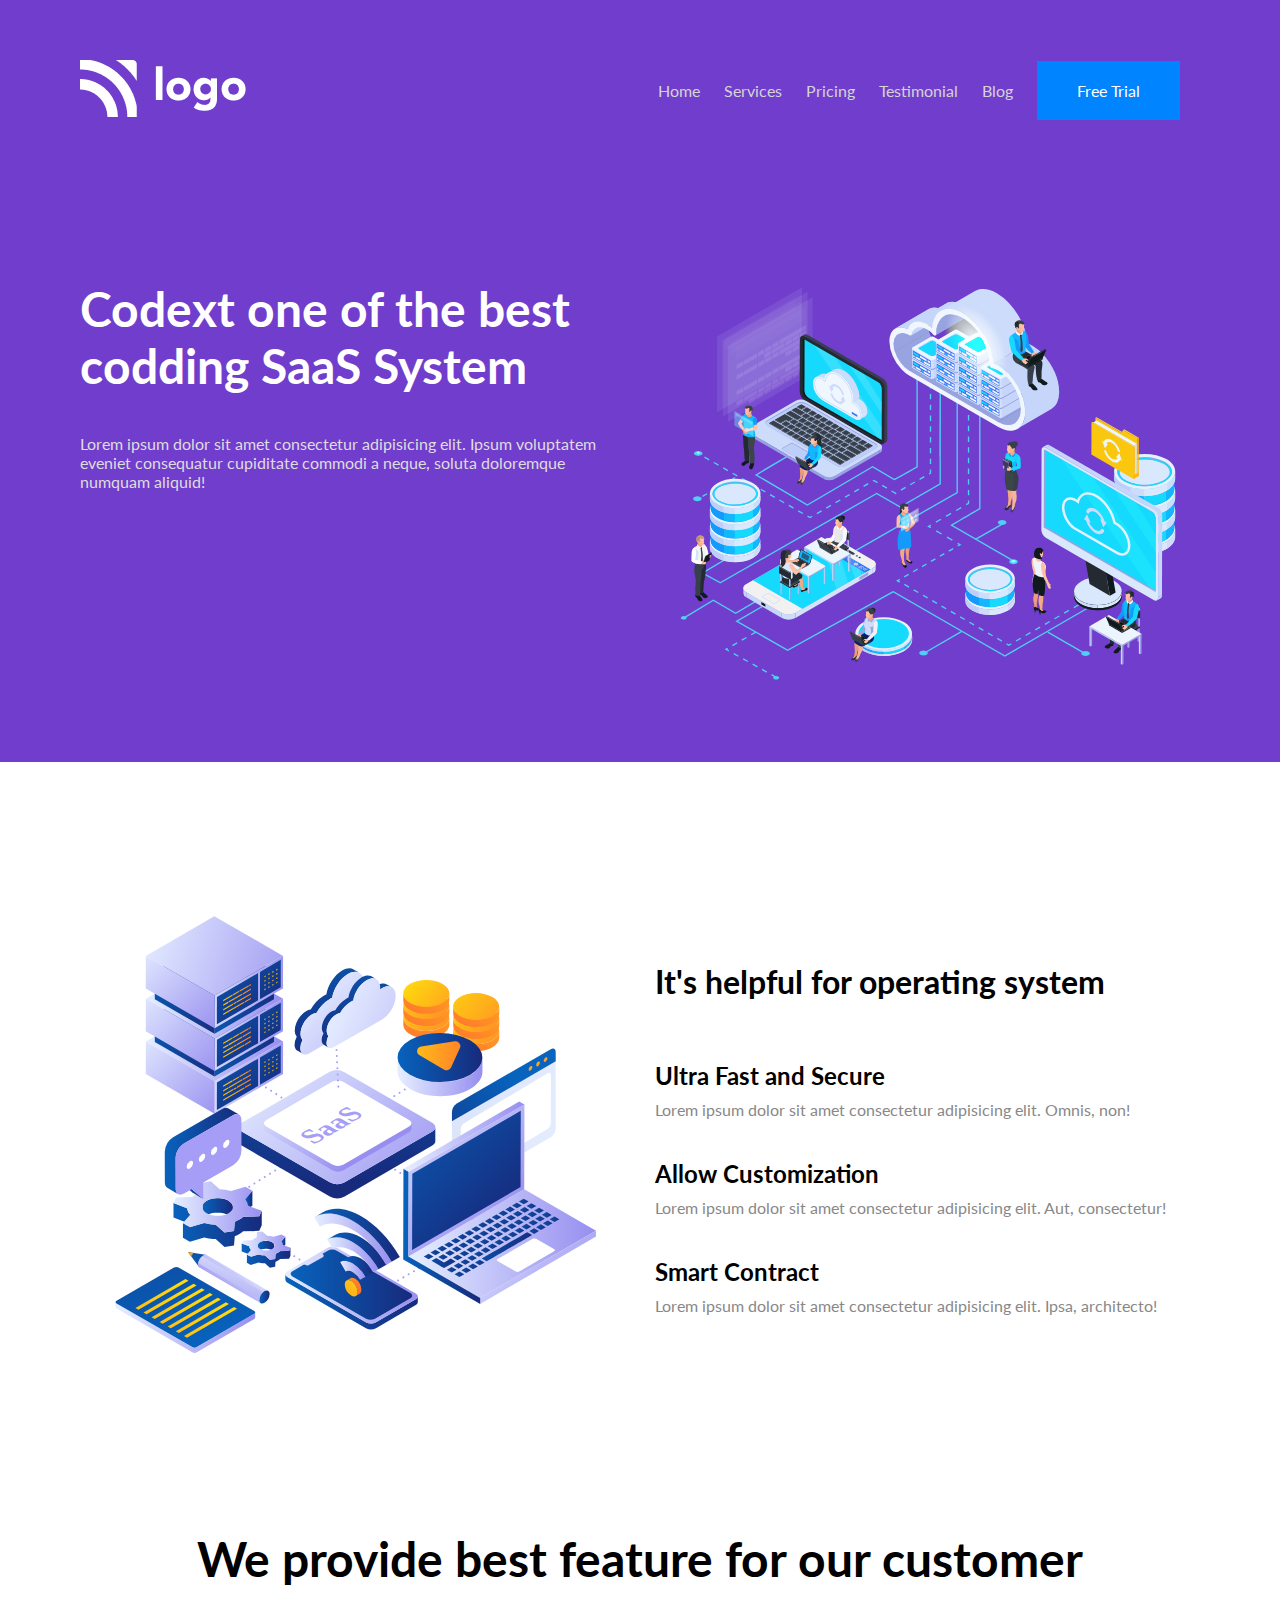
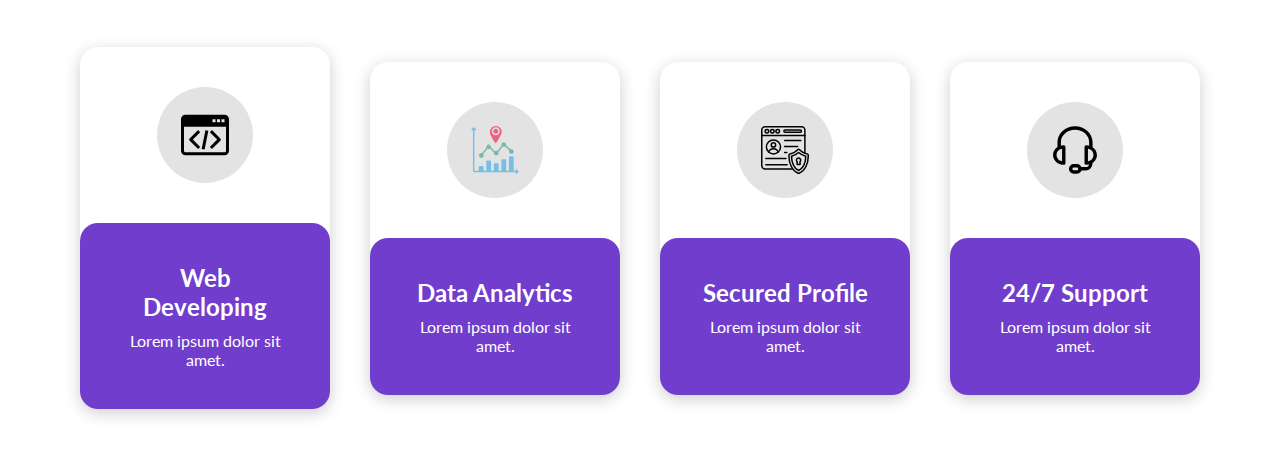
<file: 13. SAAS Landing Page/index.html>
<!DOCTYPE html>
<html lang="en">

<head>
    <meta charset="UTF-8">
    <meta http-equiv="X-UA-Compatible" content="IE=edge">
    <meta name="viewport" content="width=device-width, initial-scale=1.0">
    <title>Project 13</title>
    <link rel="stylesheet" href="style.css">
</head>

<body>

    <nav class="navbar">
        <div class="logo">
            <img src="./assets/white-logo.png" alt="logo">
        </div>

        <div class="nav-links">
            <a href="" class="nav-link">Home</a>
            <a href="" class="nav-link">Services</a>
            <a href="" class="nav-link">Pricing</a>
            <a href="" class="nav-link">Testimonial</a>
            <a href="" class="nav-link">Blog</a>
            <a href="" class="nav-link nav-link-btn">Free Trial</a>
        </div>

        <div class="mobile-nav-btn-container">
            <button class="mobile-nav-btn">
                <svg fill="#fff" xmlns="http://www.w3.org/2000/svg" height="48" width="48"><path d="M6 36v-3h36v3Zm0-10.5v-3h36v3ZM6 15v-3h36v3Z"/></svg>
            </button>
        </div>
    </nav>

    <div class="section-hero">
        <div class="section-hero-text">
            <h1>Codext one of the best codding SaaS System</h1>
            <p>Lorem ipsum dolor sit amet consectetur adipisicing elit. Ipsum voluptatem eveniet consequatur cupiditate
                commodi a neque, soluta doloremque numquam aliquid!</p>
        </div>
        <div>
            <img src="./assets/30495 [Converted]-01(1).svg" alt="hero">
        </div>
    </div>

    <div class="section-features">
        <div>
            <img src="./assets/Saas illustration-01.svg" alt="img">
        </div>
        <div class="section-f-details">
            <h3>It's helpful for operating system</h3>

            <ul>
                <li class="feature-item">
                    <h4>Ultra Fast and Secure</h4>
                    <p>Lorem ipsum dolor sit amet consectetur adipisicing elit. Omnis, non!</p>
                </li>
                <li class="feature-item">
                    <h4>Allow Customization</h4>
                    <p>Lorem ipsum dolor sit amet consectetur adipisicing elit. Aut, consectetur!</p>
                </li>
                <li class="feature-item">
                    <h4>Smart Contract</h4>
                    <p>Lorem ipsum dolor sit amet consectetur adipisicing elit. Ipsa, architecto!</p>
                </li>
            </ul>
        </div>
    </div>

    <div class="section-features-2">
        <h1>
            We provide best feature for our customer
        </h1>

        <div class="feature-cards">

            <div class="feature-card">
                <div class="f-img-box">
                    <img src="./assets/web-developing.svg" alt="a">
                </div>
                <div class="f-text-box">
                    <p class="f-title">Web Developing</p>
                    <p class="f-description">Lorem ipsum dolor sit amet.</p>
                </div>
            </div>
            <div class="feature-card">
                <div class="f-img-box">
                    <img src="./assets/data-analytics.svg" alt="a">
                </div>
                <div class="f-text-box">
                    <p class="f-title">Data Analytics</p>
                    <p class="f-description">Lorem ipsum dolor sit amet.</p>
                </div>
            </div>
            <div class="feature-card">
                <div class="f-img-box">
                    <img src="./assets/secured-profile.svg" alt="a">
                </div>
                <div class="f-text-box">
                    <p class="f-title">Secured Profile</p>
                    <p class="f-description">Lorem ipsum dolor sit amet.</p>
                </div>
            </div>
            <div class="feature-card">
                <div class="f-img-box">
                    <img src="./assets/support.svg" alt="a">
                </div>
                <div class="f-text-box">
                    <p class="f-title">24/7 Support</p>
                    <p class="f-description">Lorem ipsum dolor sit amet.</p>
                </div>
            </div>

        </div>
    </div>

</body>

</html>
</file>
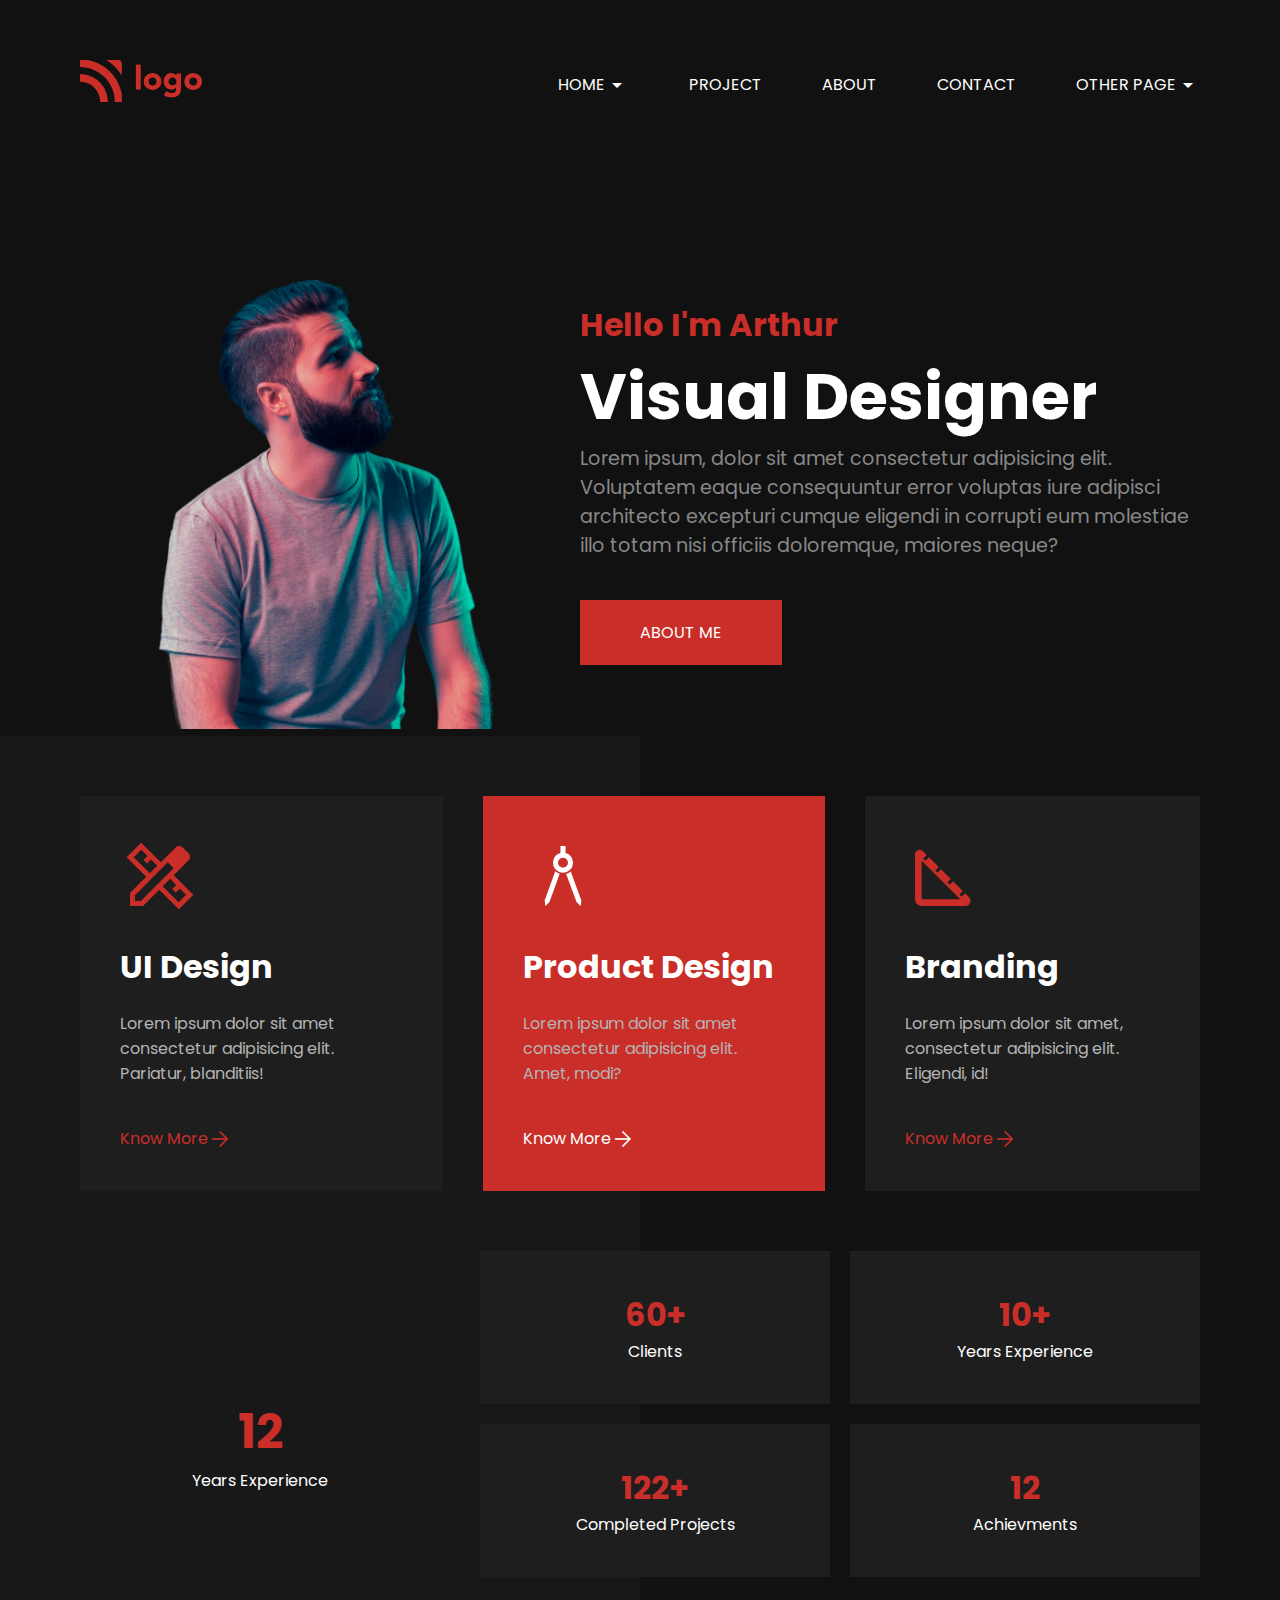
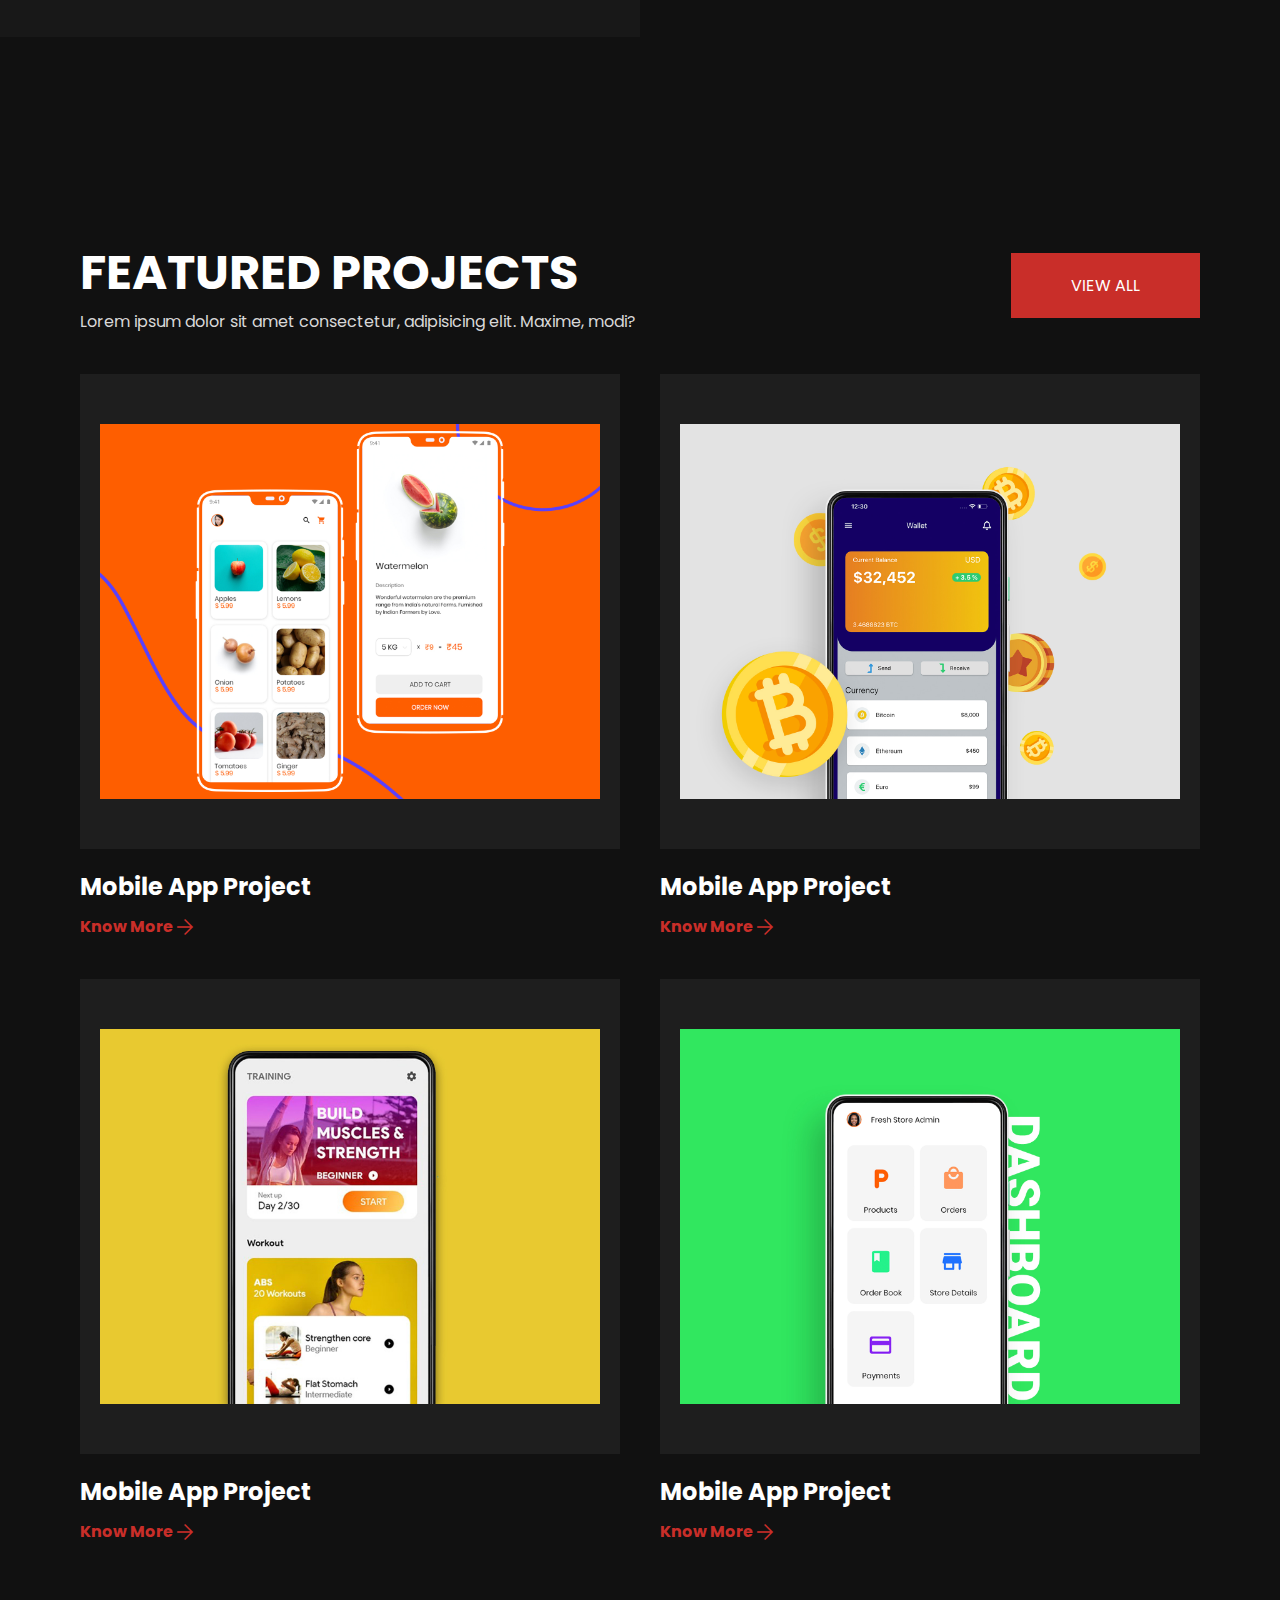
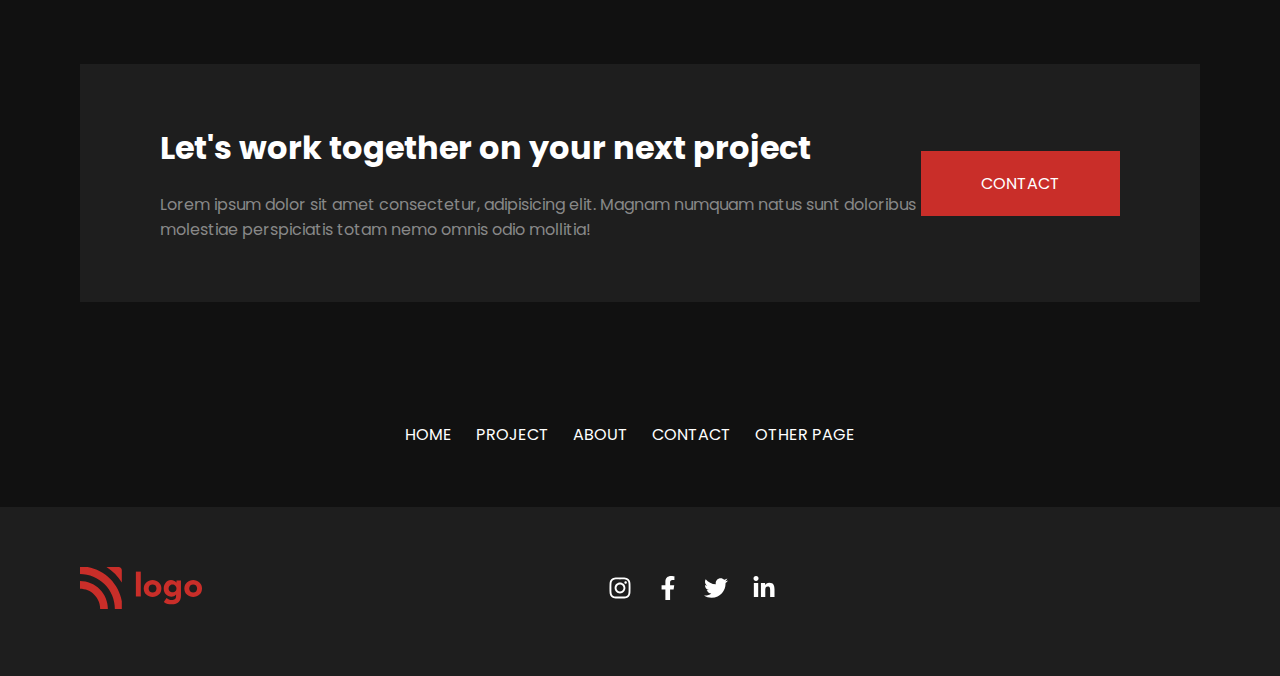
<file: 15. Product Designer Landing Page/index.html>
<!DOCTYPE html>
<html lang="en">

<head>
    <meta charset="UTF-8">
    <meta http-equiv="X-UA-Compatible" content="IE=edge">
    <meta name="viewport" content="width=device-width, initial-scale=1.0">
    <title>Project 15</title>
    <link rel="stylesheet" href="style.css">
    <link rel="stylesheet"
        href="https://fonts.googleapis.com/css2?family=Material+Symbols+Outlined:opsz,wght,FILL,GRAD@20..48,100..700,0..1,-50..200" />
    <style>
        .material-symbols-outlined {
            font-variation-settings:
                'FILL' 0,
                'wght' 400,
                'GRAD' 0,
                'opsz' 48
        }
    </style>
</head>

<body>

    <nav class="navbar">
        <div class="logo-box">
            <img src="./assets/Logo.svg" alt="logo">
        </div>

        <div class="links-container">
            <a href="#" class="nav-link">Home
                <span class="material-symbols-outlined">
                    arrow_drop_down
                </span>
            </a>
            <a href="#" class="nav-link">Project</a>
            <a href="#" class="nav-link">About</a>
            <a href="#" class="nav-link">Contact</a>
            <a href="#" class="nav-link">Other Page
                <span class="material-symbols-outlined">
                    arrow_drop_down
                </span>
            </a>
        </div>

        <div class="mobile-nav-btn-container">
            <button class="mobile-nav-btn">
                <svg fill="#fff" xmlns="http://www.w3.org/2000/svg" height="48" width="48"><path d="M6 36v-3h36v3Zm0-10.5v-3h36v3ZM6 15v-3h36v3Z"/></svg>
            </button>
        </div>
    </nav>


    <div class="section-hero">
        <div class="section-hero-img-container">
            <img class="section-hero-img" src="./assets/person.png" alt="me">
        </div>
        <div class="section-hero-details">
            <h1>Hello I'm Arthur</h1>
            <h3>Visual Designer</h3>
            <p>Lorem ipsum, dolor sit amet consectetur adipisicing elit. Voluptatem eaque consequuntur error voluptas
                iure adipisci architecto excepturi cumque eligendi in corrupti eum molestiae illo totam nisi officiis
                doloremque, maiores neque?</p>
            <button>About Me</button>
        </div>
    </div>

    <div class="section-skills">
        <div class="skills-grid">
            <div class="skills-card">
                <span class="material-symbols-outlined icon">
                    design_services
                </span>
                <h3>UI Design</h3>
                <p>Lorem ipsum dolor sit amet consectetur adipisicing elit. Pariatur, blanditiis!</p>
                <a href="" class="link">
                    Know More
                    <span class="material-symbols-outlined">
                        arrow_forward
                    </span>
                </a>
            </div>
            <div class="skills-card bg-red">
                <span class="material-symbols-outlined icon text-white">
                    architecture
                </span>
                <h3>Product Design</h3>
                <p>Lorem ipsum dolor sit amet consectetur adipisicing elit. Amet, modi?</p>
                <a href="" class="link text-white">
                    Know More
                    <span class="material-symbols-outlined">
                        arrow_forward
                    </span>
                </a>
            </div>
            <div class="skills-card">
                <span class="material-symbols-outlined icon">
                    square_foot
                </span>
                <h3>Branding</h3>
                <p>Lorem ipsum dolor sit amet, consectetur adipisicing elit. Eligendi, id!</p>
                <a href="" class="link">
                    Know More
                    <span class="material-symbols-outlined">
                        arrow_forward
                    </span>
                </a>
            </div>
        </div>

        <div class="skills-experience">
            <div>
                <h3>12</h3>
                <p>Years Experience</p>
            </div>
            <div class="skills-experience-grid">
                <div class="skills-experience-card">
                    <h3>60+</h3>
                    <p>Clients</p>
                </div>
                <div class="skills-experience-card">
                    <h3>10+</h3>
                    <p>Years Experience</p>
                </div>
                <div class="skills-experience-card">
                    <h3>122+</h3>
                    <p>Completed Projects</p>
                </div>
                <div class="skills-experience-card">
                    <h3>12</h3>
                    <p>Achievments</p>
                </div>
            </div>
        </div>
    </div>

    <div class="section-projects">

        <div class="section-projects-heading">
            <div class="section-project-texts">
                <h1>Featured Projects</h1>
                <p>Lorem ipsum dolor sit amet consectetur, adipisicing elit. Maxime, modi?</p>
            </div>

            <button>View All</button>
        </div>

        <div class="section-projects-grid">

            <div class="project-card">
                <div class="project-img-box">
                    <img src="./assets/p1.jpeg" alt="img">
                </div>
                <h3>Mobile App Project</h3>
                <a href="" class="link">
                    Know More
                    <span class="material-symbols-outlined">
                        arrow_forward
                    </span>
                </a>
            </div>
            <div class="project-card">
                <div class="project-img-box">
                    <img src="./assets/p2.jpeg" alt="img">
                </div>
                <h3>Mobile App Project</h3>
                <a href="" class="link">
                    Know More
                    <span class="material-symbols-outlined">
                        arrow_forward
                    </span>
                </a>
            </div>
            <div class="project-card">
                <div class="project-img-box">
                    <img src="./assets/p3.jpeg" alt="img">
                </div>
                <h3>Mobile App Project</h3>
                <a href="" class="link">
                    Know More
                    <span class="material-symbols-outlined">
                        arrow_forward
                    </span>
                </a>
            </div>
            <div class="project-card">
                <div class="project-img-box">
                    <img src="./assets/p4.jpeg" alt="img">
                </div>
                <h3>Mobile App Project</h3>
                <a href="" class="link">
                    Know More
                    <span class="material-symbols-outlined">
                        arrow_forward
                    </span>
                </a>
            </div>

        </div>

    </div>

    <div class="section-cta">
        <div>
            <h1>Let's work together on your next project</h1>
            <p>Lorem ipsum dolor sit amet consectetur, adipisicing elit. Magnam numquam natus sunt doloribus molestiae
                perspiciatis totam nemo omnis odio mollitia!</p>
        </div>
        <div class="cta-btn-box">
            <button>contact</button>
        </div>
    </div>

    <div class="section-bottom-links">
        <div class="links-container">
            <a href="#" class="nav-link">Home
            </a>
            <a href="#" class="nav-link">Project</a>
            <a href="#" class="nav-link">About</a>
            <a href="#" class="nav-link">Contact</a>
            <a href="#" class="nav-link">Other Page
            </a>
        </div>
    </div>

    <footer class="footer">
        <div class="logo-box">
            <img src="./assets/Logo.svg" alt="logo">
        </div>
        <div class="social-links">
            <a href="#" class="social-link">
                <svg xmlns="http://www.w3.org/2000/svg" viewBox="0 0 448 512">
                    <path
                        d="M224.1 141c-63.6 0-114.9 51.3-114.9 114.9s51.3 114.9 114.9 114.9S339 319.5 339 255.9 287.7 141 224.1 141zm0 189.6c-41.1 0-74.7-33.5-74.7-74.7s33.5-74.7 74.7-74.7 74.7 33.5 74.7 74.7-33.6 74.7-74.7 74.7zm146.4-194.3c0 14.9-12 26.8-26.8 26.8-14.9 0-26.8-12-26.8-26.8s12-26.8 26.8-26.8 26.8 12 26.8 26.8zm76.1 27.2c-1.7-35.9-9.9-67.7-36.2-93.9-26.2-26.2-58-34.4-93.9-36.2-37-2.1-147.9-2.1-184.9 0-35.8 1.7-67.6 9.9-93.9 36.1s-34.4 58-36.2 93.9c-2.1 37-2.1 147.9 0 184.9 1.7 35.9 9.9 67.7 36.2 93.9s58 34.4 93.9 36.2c37 2.1 147.9 2.1 184.9 0 35.9-1.7 67.7-9.9 93.9-36.2 26.2-26.2 34.4-58 36.2-93.9 2.1-37 2.1-147.8 0-184.8zM398.8 388c-7.8 19.6-22.9 34.7-42.6 42.6-29.5 11.7-99.5 9-132.1 9s-102.7 2.6-132.1-9c-19.6-7.8-34.7-22.9-42.6-42.6-11.7-29.5-9-99.5-9-132.1s-2.6-102.7 9-132.1c7.8-19.6 22.9-34.7 42.6-42.6 29.5-11.7 99.5-9 132.1-9s102.7-2.6 132.1 9c19.6 7.8 34.7 22.9 42.6 42.6 11.7 29.5 9 99.5 9 132.1s2.7 102.7-9 132.1z" />
                </svg>

            </a>
            <a href="#" class="social-link">
                <svg xmlns="http://www.w3.org/2000/svg" viewBox="0 0 320 512">
                    <path
                        d="M279.14 288l14.22-92.66h-88.91v-60.13c0-25.35 12.42-50.06 52.24-50.06h40.42V6.26S260.43 0 225.36 0c-73.22 0-121.08 44.38-121.08 124.72v70.62H22.89V288h81.39v224h100.17V288z" />
                </svg>
            </a>
            <a href="#" class="social-link">
                <svg xmlns="http://www.w3.org/2000/svg" viewBox="0 0 512 512">
                   <path
                        d="M459.37 151.716c.325 4.548.325 9.097.325 13.645 0 138.72-105.583 298.558-298.558 298.558-59.452 0-114.68-17.219-161.137-47.106 8.447.974 16.568 1.299 25.34 1.299 49.055 0 94.213-16.568 130.274-44.832-46.132-.975-84.792-31.188-98.112-72.772 6.498.974 12.995 1.624 19.818 1.624 9.421 0 18.843-1.3 27.614-3.573-48.081-9.747-84.143-51.98-84.143-102.985v-1.299c13.969 7.797 30.214 12.67 47.431 13.319-28.264-18.843-46.781-51.005-46.781-87.391 0-19.492 5.197-37.36 14.294-52.954 51.655 63.675 129.3 105.258 216.365 109.807-1.624-7.797-2.599-15.918-2.599-24.04 0-57.828 46.782-104.934 104.934-104.934 30.213 0 57.502 12.67 76.67 33.137 23.715-4.548 46.456-13.32 66.599-25.34-7.798 24.366-24.366 44.833-46.132 57.827 21.117-2.273 41.584-8.122 60.426-16.243-14.292 20.791-32.161 39.308-52.628 54.253z" />
                </svg>

            </a>
            <a href="#" class="social-link">
                <svg xmlns="http://www.w3.org/2000/svg" viewBox="0 0 448 512">
                   <path
                        d="M100.28 448H7.4V148.9h92.88zM53.79 108.1C24.09 108.1 0 83.5 0 53.8a53.79 53.79 0 0 1 107.58 0c0 29.7-24.1 54.3-53.79 54.3zM447.9 448h-92.68V302.4c0-34.7-.7-79.2-48.29-79.2-48.29 0-55.69 37.7-55.69 76.7V448h-92.78V148.9h89.08v40.8h1.3c12.4-23.5 42.69-48.3 87.88-48.3 94 0 111.28 61.9 111.28 142.3V448z" />
                </svg>

            </a>
        </div>
        <div></div>
    </footer>

</body>

</html>
</file>
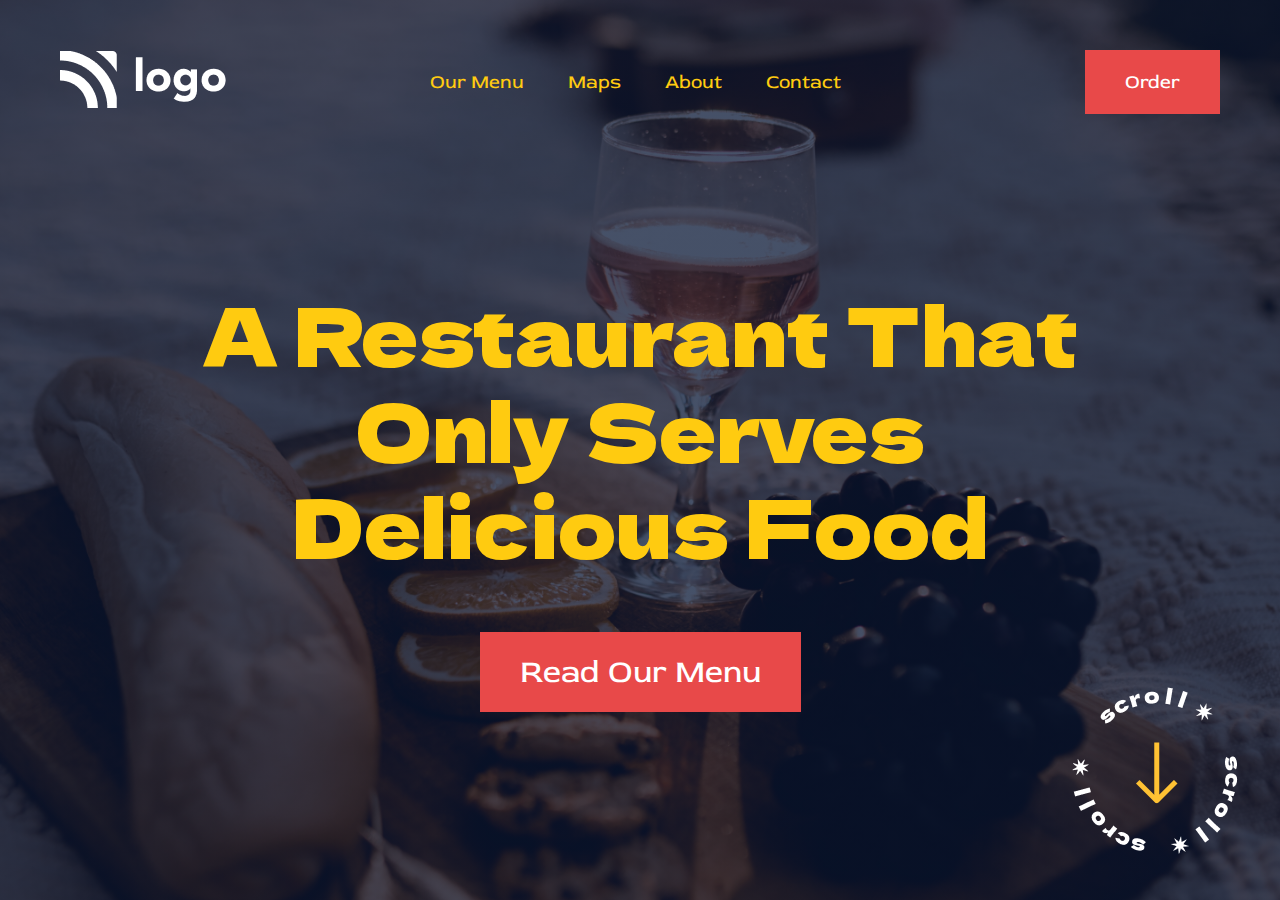
<file: 2. Food Restaurant Home Page/index.html>
<!DOCTYPE html>
<html lang="en">
  <head>
    <meta charset="UTF-8" />
    <meta http-equiv="X-UA-Compatible" content="IE=edge" />
    <meta name="viewport" content="width=device-width, initial-scale=1.0" />
    <link rel="stylesheet" href="style.css" />
    <!-- Red Rose Font -->
    <link rel="preconnect" href="https://fonts.googleapis.com" />
    <link rel="preconnect" href="https://fonts.gstatic.com" crossorigin />
    <link
      href="https://fonts.googleapis.com/css2?family=Red+Rose:wght@300;400;500;600;700&display=swap"
      rel="stylesheet"
    />
    <!-- Dela Font -->
    <link rel="preconnect" href="https://fonts.googleapis.com" />
    <link rel="preconnect" href="https://fonts.gstatic.com" crossorigin />
    <link
      href="https://fonts.googleapis.com/css2?family=Dela+Gothic+One&display=swap"
      rel="stylesheet"
    />
    <title>Document</title>
  </head>
  <body>
    <div class="container">
      <section aria-label="navbar">
        <nav class="navbar">
          <div>
            <img src="./assets/white-logo.png" alt="logo" class="logo" />
          </div>
          <div>
            <ul class="list">
              <li class="list-item">Our Menu</li>
              <li class="list-item">Maps</li>
              <li class="list-item">About</li>
              <li class="list-item">Contact</li>
            </ul>
          </div>
          <div>
            <button class="button-small">Order</button>
          </div>
        </nav>
      </section>
      <!-- Hero Section -->
      <section aria-label="hero">
        <div class="hero">
          <h1 class="hero-heading">
            A Restaurant That <br> Only Serves <br> Delicious Food
          </h1>
          <button class="button-large">Read Our Menu</button>
          <div class="bottom">
            <div>
              <img src="./assets/scrool.png" alt="bottom-logo" />
            </div>
          </div>
        </div>
      </section>
    </div>
  </body>
</html>
</file>
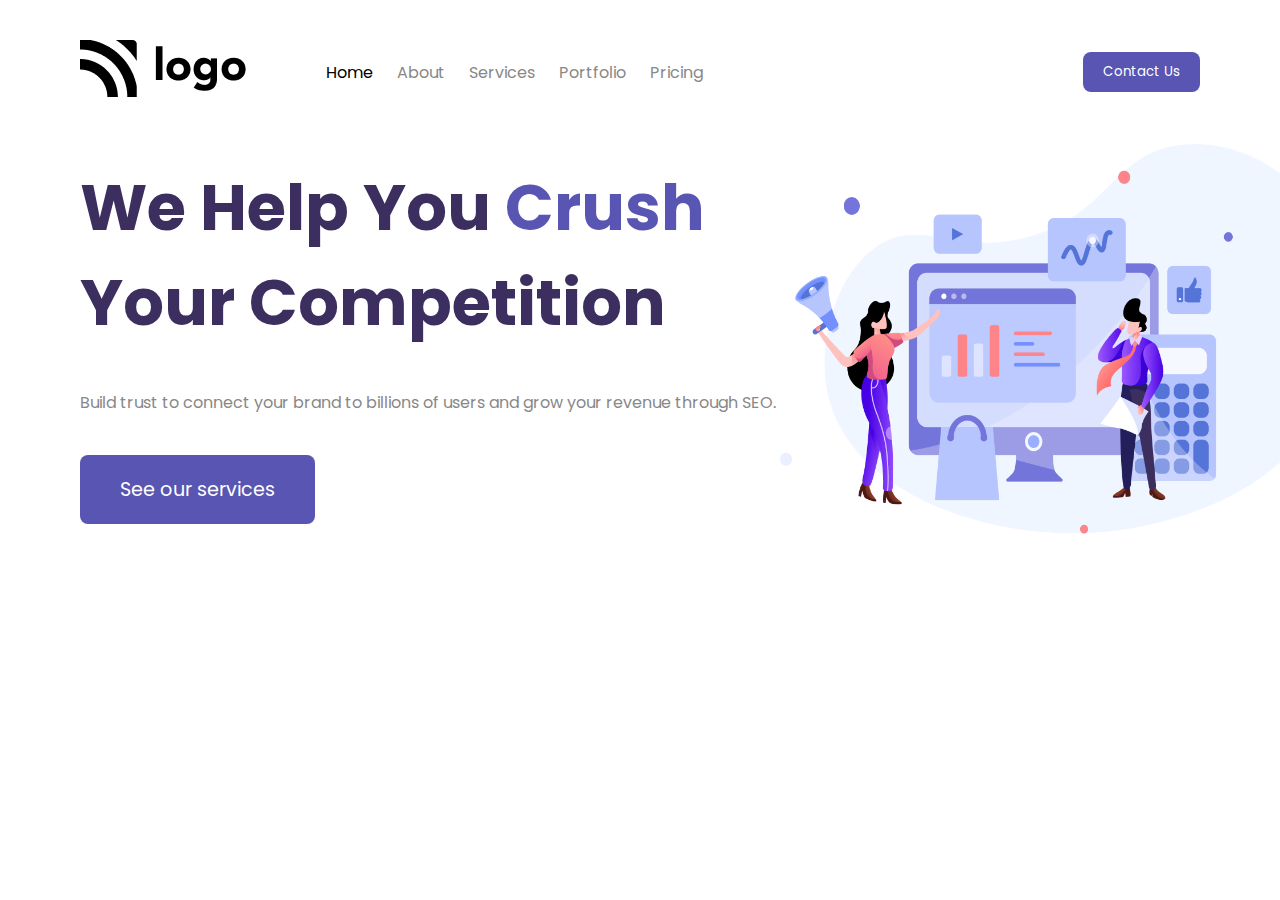
<file: 4. Digital Marketing Home Page/index.html>
<!DOCTYPE html>
<html lang="en">
  <head>
    <meta charset="UTF-8" />
    <meta http-equiv="X-UA-Compatible" content="IE=edge" />
    <meta name="viewport" content="width=device-width, initial-scale=1.0" />
    <!-- stylesheet -->
    <link rel="stylesheet" href="style.css" />
    <!-- Font -->
    <link rel="preconnect" href="https://fonts.googleapis.com" />
    <link rel="preconnect" href="https://fonts.gstatic.com" crossorigin />
    <link
      href="https://fonts.googleapis.com/css2?family=Poppins:wght@200;300;400;500;600;700;800&display=swap"
      rel="stylesheet"
    />
    <title>Document</title>
  </head>
  <body>
    <div class="container">
      <section aria-label="navbar">
        <nav class="navbar-container">
          <div>
            <img src="./assets/Logo.png" alt="brand-logo" />
          </div>
          <div class="grow-list">
            <ul class="list">
              <li class="list-item">Home</li>
              <li class="list-item">About</li>
              <li class="list-item">Services</li>
              <li class="list-item">Portfolio</li>
              <li class="list-item">Pricing</li>
            </ul>
          </div>
          <div class="button-group">
            <button class="nav-button">Contact Us</button>
          </div>
        </nav>
      </section>
      <!-- Banner -->
      <section aria-label="banner">
        <div class="banner-container">
          <!-- Left text -->
          <div>
            <h1 class="heading-text">
              We Help You <span>Crush</span> Your Competition
            </h1>
            <p class="description">
              Build trust to connect your brand to billions of users and grow
              your revenue through SEO.
            </p>
            <button class="nav-button btn">See our services</button>
          </div>
          <!-- Right Text -->
          <div>
            <img src="./assets/Header Illustration.png" alt="illustration" />
          </div>
        </div>
      </section>
    </div>
  </body>
</html>
</file>
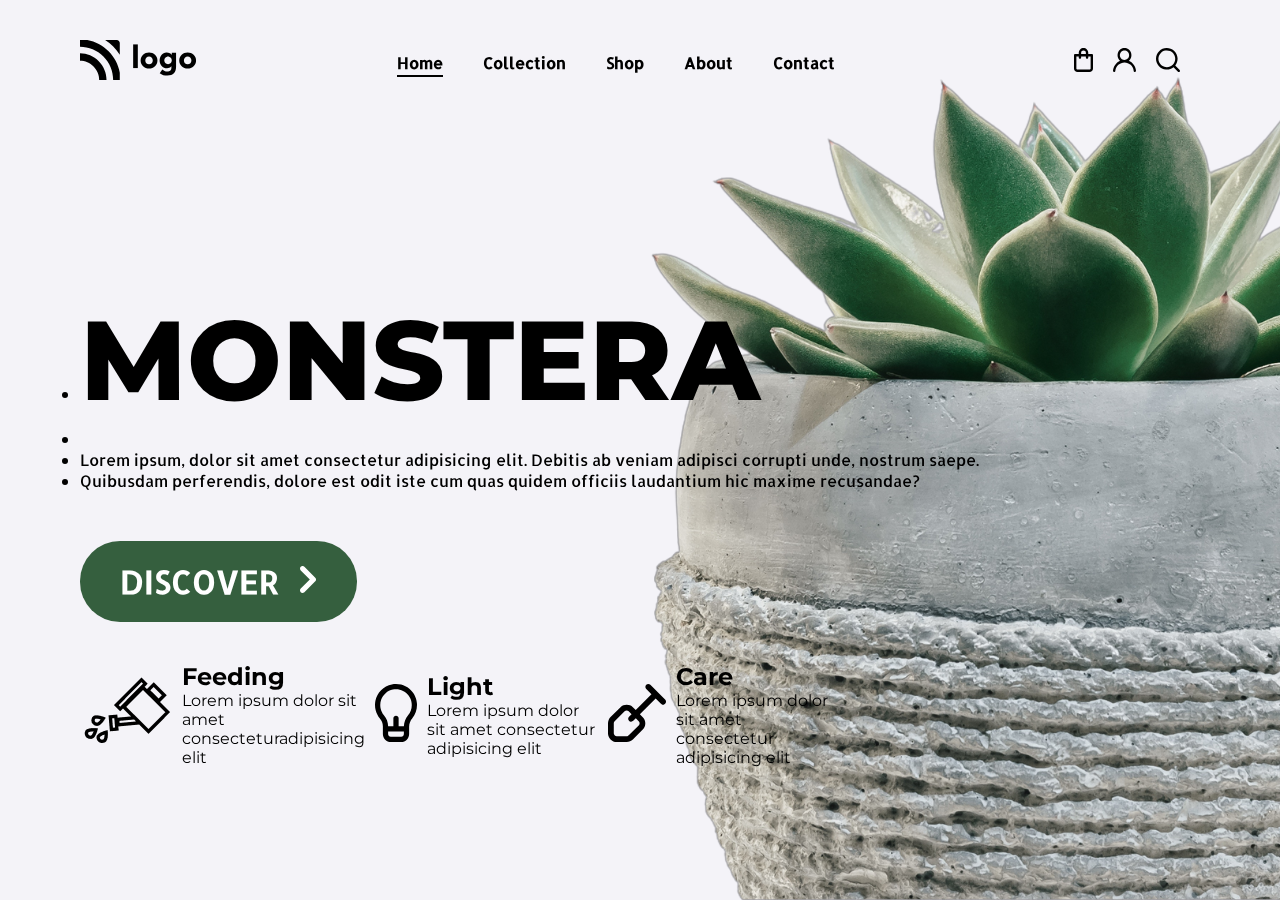
<file: 6. Plant Home Page/index.html>
<!DOCTYPE html>
<html lang="en">
  <head>
    <meta charset="UTF-8" />
    <meta http-equiv="X-UA-Compatible" content="IE=edge" />
    <meta name="viewport" content="width=device-width, initial-scale=1.0" />
    <title>Document</title>
    <link
      href="https://fonts.googleapis.com/css?family=Allerta"
      rel="stylesheet"
    />
    <link
      href="https://fonts.googleapis.com/css?family=Abel"
      rel="stylesheet"
    />
    <link rel="preconnect" href="https://fonts.googleapis.com">
    <link rel="preconnect" href="https://fonts.gstatic.com" crossorigin>
    <link href="https://fonts.googleapis.com/css2?family=Montserrat:wght@400;700;800;900&display=swap" rel="stylesheet">
    <style>
      /* Write styles here */
      * {
        margin: 0;
        padding: 0;
        outline: none;
        font-family: "Allerta";
      }

      body {
        background-color: #f4f3f8;
        height: 100vh;
      }

      #navbarMonstera {
        display: flex;
        flex-direction: row;
        align-items: center;
        justify-content: space-between;
        padding: 40px 80px;
      }

      #navFirst img {
        height: 40px;
      }

      #navMid {
        display: flex;
        flex-direction: row;
      }

      #navMid div {
        margin-right: 40px;
        position: relative;
      }

      #navMid div:first-child::after {
        position: absolute;
        content: "";
        width: 100%;
        border-bottom: 2px solid #000;
        bottom: -4px;
        left: 0;
      }

      #navEnd {
        display: flex;
        flex-direction: row;
      }

      #navEnd div {
        margin-right: 20px;
      }

      #midWhole {
        margin-top: 10%;
      }

      #midWholePart1 {
        align-self: center;
      }
      #midWholePart1  + div {
        align-self: flex-end;
      }

      #midWholePart11 {
        padding: 40px 80px;
      }

      #monstera {
        font-family: 'Montserrat';
        font-size: 7rem;
        font-weight: 800;
      }

      #midWholePart12 {
        padding: 0px 80px;
        margin-top: 10px;
      }

      #midWholePart121 {
        background-color: #355f3e;
        width: fit-content;
        display: flex;
        flex-direction: row;
        justify-content: center;
        align-items: center;
        padding: 20px 40px;
        border-radius: 40px;
        color: #fff;
      }

      #midWholePart122 {
        margin-left: 20px;
      }

      #midWholePart13 {
        padding-left: 80px;
        margin-top: 40px;
        display: flex;
        flex-direction: row;
        align-items: center;
        justify-content: center;
        width: 60%;
      }

      .midWholePart13Parts {
        display: flex;
        flex-direction: row;
        align-items: center;
        justify-content: center;
        margin-right: 10px;
      }

      .midWholePart13Parts div h4{
        font-family: 'Montserrat';
        font-size: 1.5rem;
        font-weight: 700;
        color: #000;
      }

      .text {
        font-family: 'Montserrat';
      }

      #feeding {
        margin-right: 10px;
      }

      #light {
        margin-right: 10px;
      }

      #care {
        margin-right: 10px;
      }

      #imgMain {
        z-index: -1;
        position: fixed;
        right: 0;
        bottom: 0;
      }


      @media screen and (max-width: 1024px) {
        #navbarMonstera {
          flex-wrap: wrap;
          gap: 20px;
        }
        #monstera {
          font-size: 4rem;
        }
        #imgMain {
          height: 600px;
        }
        #midWholePart13 {
          padding-left: 0px;
          margin-top: 40px;
          width: 100%;
          flex-direction: column;
          gap: 20px;
        }
      }
      
    </style>
  </head>
  <body>
    <nav id="navbarMonstera">
      <div id="navFirst">
        <img src="./photos/Logo.svg" />
      </div>

      <div id="navMid">
        <div>
          <h4>Home</h4>
        </div>
        <div><h4>Collection</h4></div>
        <div>
          <h4>Shop</h4>
        </div>
        <div>
          <h4>About</h4>
        </div>
        <div>
          <h4>Contact</h4>
        </div>
      </div>

      <div id="navEnd">
        <div>
          <img src="./photos/cart.svg" />
        </div>
        <div>
          <img src="./photos/user.svg" />
        </div>
        <div>
          <img src="./photos/search.svg" />
        </div>
      </div>
    </nav>

    <div id="midWhole">
      <div id="midWholePart1">
        <div id="midWholePart11">
          <div>
            <ul>
              <li><h1 id="monstera">MONSTERA</h1></li>
              <li></li>
              <li>
                Lorem ipsum, dolor sit amet consectetur adipisicing elit.
                Debitis ab veniam adipisci corrupti unde, nostrum saepe.
              </li>
              <li>
                Quibusdam perferendis, dolore est odit iste cum quas quidem
                officiis laudantium hic maxime recusandae?
              </li>
            </ul>
          </div>
        </div>
        <div id="midWholePart12">
          <div id="midWholePart121">
            <div>
              <h1>DISCOVER</h1>
            </div>
            <div id="midWholePart122">
              <img src="./photos/greaterThan.svg" />
            </div>
          </div>
        </div>
        <div id="midWholePart13">
          <div class="midWholePart13Parts">
            <div>
              <img id="feeding" src="./photos/water plant.png" />
            </div>
            <div>
              <h4>Feeding</h4>
              <p class="text">
                Lorem ipsum dolor sit amet consecteturadipisicing elit
              </p>
            </div>
          </div>
          <div class="midWholePart13Parts">
            <div>
              <img id="light" src="./photos/light.svg" alt="" />
            </div>
            <div>
              <h4>Light</h4>
              <p class="text">
                Lorem ipsum dolor sit amet consectetur adipisicing elit
              </p>
            </div>
          </div>
          <div class="midWholePart13Parts">
            <div>
              <img id="care" src="./photos/plough.svg" />
            </div>
            <div>
              <h4>Care</h4>
              <p class="text">
                Lorem ipsum dolor sit amet consectetur adipisicing elit
              </p>
            </div>
          </div>
        </div>
      </div>
      <div>
        <img id="imgMain" src="./photos/6_folwer_cut.png" />
      </div>
    </div>
  </body>
</html>
</file>
<file: 05 Crypto Landing Page/style.css>
:root {
  --btn-color: #bb44c5;
}

* {
  padding: 0;
  margin: 0;
  outline: none;
  font-family: 'Poppins';
  color: #fff;
}

body {
  height: 100vh;
  background-image: url("./assets/bg.png");
  background-position: center;
  background-repeat: no-repeat;
  background-size: cover;
}

.container {
  width: 100%;
  height: 100vh;
}

.navbar {
  background-color: #000;
  display: flex;
  flex-direction: row;
  align-items: center;
  padding: 20px 80px;
}
.logo {
  height: 40px;
}
.line {
  border-left: 1px solid #fff;
  height: 40px;
  margin: 0px 40px;
}

.grow-list {
  flex-grow: 1;
}

.list-item {
  display: inline;
  list-style-type: none;
  margin-right: 20px;
}

.button-small {
  background-color: var(--btn-color);
  color: #fff;
  padding: 10px 30px;
  border: none;
  outline: none;
  border-radius: 8px;
}

.hero {
  display: flex;
  flex-direction: column;
  justify-content: center;
  align-items: center;
  margin-top: 100px;
  padding: 0px 200px;
}

.hero-heading {
  font-size: 5rem;
  font-weight: 600;
  text-align: center;
}

.hero-description {
  text-align: center;
  font-size: 2rem;
  margin-bottom: 40px;
}

.button-large {
  background-color: var(--btn-color);
  color: #fff;
  padding: 10px 30px;
  border: none;
  outline: none;
  border-radius: 8px;
  font-size: 1.5rem;
}


@media screen and (max-width: 768px) {
  .navbar {
      padding: 20px 40px;
  }
  .hero-heading {
      font-size: 3rem;
  }
  .hero {
      margin-top: 100px;
      padding: 0px 4px;
  }
  .line {
      margin: 0px 10px;
  }
}

@media screen and (max-width: 425px) {
  .navbar {
      padding: 20px 40px;
      flex-direction: column;
      gap: 20px;
  }
  .hero-heading {
      font-size: 3rem;
  }
  .hero {
      margin-top: 100px;
      padding: 0px 4px;
  }
  .line {
      display: none;
  }
}
</file>
<file: 1. Street Style Landing Page/style.css>
* {
    padding: 0;
    margin: 0;
    outline: none;
}

.container {
    font-family: "Orbitron";
}


.navbar-container {
    padding: 40px 80px;
    display: flex;
    flex-direction: row;
    justify-content: space-between;
    align-items: center;
}

.list-item {
    list-style-type: none;
    display: inline;
    margin-right: 40px;
    position: relative;
}

.list-item:nth-child(1) {
    font-weight: 700;
}
.list-item:nth-child(1)::after {
    position: absolute;
    content: "";
    bottom: -2px;
    left: 25%;
    width: 60%;
    border-bottom: 2px solid #000;
}

.button-group {
    display: flex;
    justify-content: center;
    align-items: center;
}

.search-icon {
    margin-right: 12px;
}

.nav-button {
    font-family: "Poppins";
    font-weight: 400;
    font-size: 18px;
    border: 2px solid #000;
    border-radius: 12px;
    color: #000;
    background-color: transparent;
    padding: 4px 40px;
}

section[aria-label="banner"] {
    margin-top: 10px;
}

.hero-container {
    padding: 40px 80px;
    display: flex;
    flex-direction: row;
    justify-content: center;
    align-items: center;
}

.hero-container img[alt="person-hero-iamge"] {
    width: 400px;
}

.square {
    position: fixed;
    z-index: -1;
    top: 480px;
    left: 240px;
}
.square img {
    width: 300px;
}

.star {
    position: fixed;
    z-index: -1;
    top: 150px;
    right: 150px;
}

.globe {
    position: fixed;
    z-index: -1;
    top: 140px;
    left: 50%;
}

.hero-container-right {
    display: flex;
    flex-direction: column;
    justify-content: center;
    align-items: center;
    text-align: center;
    padding-left: 40px;
}

.hero-heading {
    font-size: 3rem;
}

.hero-description {
    font-family: "Poppins";
    font-weight: 300;
    font-size: 14px;
    color: #656565;
    margin: 40px 60px;
}

.button-email {
    font-family: "Orbitron";
    font-size: 1rem;
    border: 2px solid #000;
    border-radius: 12px;
    color: #000;
    background-color: transparent;
    padding: 7px 20px;
    margin-right: 12px;
}

.button-join {
    font-family: "Orbitron";
    font-size: 1rem;
    border: 2px solid #000;
    border-radius: 12px;
    color: #fff;
    background-color: #000;
    padding: 7px 20px;
}

.contact-heading {
    font-family: "Poppins";
    font-weight: 400;
    font-size: 1.2rem;
    color: #656565;
    margin-top: 60px;
}

.icons {
    margin-top: 20px;
}

.icons span {
    margin-right: 10px;
}
.icons span img {
    width: 28px;
    height: 28px;
}

@media screen and (max-width: 1024px) {
    .navbar-container {
        padding: 40px 40px;
    }
    
    .list-item {
        margin-right: 20px;
    }

    img[alt='brand-logo'] {
        height: 28px;
    }
    
    .hero-container {
        padding: 40px 40px;
        flex-direction: row;
        justify-content: center;
        align-items: center;
    }
    .hero-container img[alt="person-hero-iamge"] {
        width: 300px;
    } 

    .square {
        position: fixed;
        z-index: -1;
        top: 350px;
        left: 90px;
    }

    .hero-heading {
        font-size: 2rem;
    }
    .star {
        top: 100px;
        right: 100px;
    }
    
    .globe {
        top: 120px;
        left: 40%;
    }
}

@media screen and (max-width: 768px) {
    .navbar-container {
        padding: 40px 40px;
        gap: 20px;
    }
    .square {
        top: 300px;
        left: 180px;
    }
    
    .hero-container {
        flex-direction: column;
    }
    .hero-container-right {
        padding-left: 0px;
        margin-top: 80px;
    }
}

@media screen and (max-width: 425px) {
    .navbar-container {
        padding: 40px 40px;
        gap: 20px;
        flex-direction: column;
    }
    .square {
        top: 380px;
        left: 100px;
    }
    .star {
        top: 200px;
        right: 50px;
    }
    .globe {
        top: 250px;
        left: 40%;
    }
    .hero-container {
        flex-direction: column;
    }
    .hero-container-right {
        padding-left: 0px;
        margin-top: 80px;
    }
}
</file>
<file: 10. Interior Design Landing Page/style.css>
@import url('https://fonts.googleapis.com/css2?family=Inter:wght@400;500;700&display=swap');

* {
    padding: 0;
    margin: 0;
    font-family: 'Inter', sans-serif;
    font-size: 1rem;
    outline: none;
}

body {
    background-color: #000;
    background-image: linear-gradient(rgba(0,0,0,0.3),rgba(0,0,0,0.3)), url("./images/bg.jpeg");
    background-size: cover;
    background-position: center;
    background-repeat: no-repeat;
    width: 100%;
    height: 100vh;
    color: #fff;
}

.navbar {
    display: flex;
    flex-direction: row;
    justify-content: space-between;
    align-items: center;
    padding: 40px 60px;
}

.logo {
    font-size: 2rem;
    font-weight: 700;
}
.mobile-nav-btn-container {
    display: none;
}
.mobile-nav-btn {
    background: none;
    border: none;
    outline: none;
}
.nav-links {
    display: flex;
    flex-direction: row;
    align-items: center;
    position: relative;
}
.nav-links::after {
    content: "";
    position: absolute;
    width: 100%;
    bottom: -20px;
    border-bottom: 2px solid #fff;
}

.nav-link {
    margin-right: 20px;
}

.nav-link a {
    color: #fff;
    text-decoration: none;
}
.cta {
    display: flex;
    flex-direction: row;
    align-items: center;
}

.heading {
    padding: 40px 60px;
}

.heading h1 {
    font-size: 5rem;
    font-weight: 700;
    margin: 40px 0px;
}

.heading button {
    background-color: transparent;
    padding: 20px 60px;
    color: #fff;
    font-size: 2rem;
    font-weight: 500;
    border: 2px solid #fff;
    border-radius: 40px;
    text-transform: uppercase;
    transition: 100ms;
}

.heading button:hover {
    background-color: #fff;
    color: #000;
}

.highlight {
    background-color: #ffffff59;
    padding: 20px 40px;
    position: relative;
}
.highlight-text {
    font-weight: 500;
    font-size: 1.4rem;
    margin-top: 20px;
}
.highlight-icon {
    padding: 5px 30px;
    border-radius: 40px;
    background-color: #fff;
    color: #000;
    width: fit-content;
}
.highlight-dot {
    position: absolute;
}
.vertical{
    bottom: -72px;
}
.horizontal {
    transform: rotate(-90deg);
    right: -48px;
    top: 30px;
}

.highlight-sofa {
    position: fixed;
    top: 20%;
    right: 10%;
    width: 340px;
}
.highlight-plant {
    position: fixed;
    bottom: 20%;
    left: 10%;
    width: 340px;
    z-index: -1;
}

@media screen and (max-width: 1440px) {
    .heading h1 {
        font-size: 4rem;
    }
    .heading button {
        font-size: 1rem;
    }
    
    .highlight-text {
        font-size: 1rem;
    }
    .highlight-icon {
        padding: 5px 20px;
        border-radius: 40px;
    }
    .vertical{
        bottom: -72px;
    }
    .horizontal {
        right: -48px;
        top: 30px;
    }
    
    .highlight-sofa {
        top: 20%;
        right: 10%;
        width: 250px;
    }
    .highlight-plant {
        bottom: 20%;
        left: 10%;
        width: 250px;
    }
}

@media screen and (max-width: 768px) {
    .highlight {
        display: none;
    }
    .navbar {
        flex-wrap: wrap;
    }
    .mobile-nav-btn-container {
        display: block;
    }
    .nav-links {
        display: none;
        flex-wrap: wrap;
        gap: 20px;
    }
    .nav-links::after {
        content: "";
        position: absolute;
        border-bottom: none;
    }
    
    .nav-link {
        margin-right: 0px;
    }
    .cta {
        gap: 10px;
    }
}
</file>
<file: 11. Web Hosting Landing Page/style.css>
@import url('https://fonts.googleapis.com/css2?family=Poppins:wght@400;600&display=swap');

:root {
    --bgcolor: #fdfeff;
    --primary-gradient: linear-gradient(#09C6F9,#045DE9);
    --primary-color: #045DE9;
}

* {
    padding: 0;
    margin: 0;
    outline: none;
    font-family: 'Poppins';
    font-size: 1rem;
}

body {
    background-color: var(--bgcolor);
}

.nav {
    display: flex;
    justify-content: space-between;
    align-items: center;
    padding: 60px 80px;
}
.mobile-nav-btn-container {
    display: none;
}
.mobile-nav-btn {
    background: none;
    border: none;
    outline: none;
}
.nav-link {
    color: #888;
    text-decoration: none;
    margin-right: 20px;
}

.nav-link-active {
    color: #000;
}

.nav-link-btn {
    padding: 20px 40px;
    color: var(--primary-color);
    border: 1px solid var(--primary-color);
    border-radius: 12px;
}

.intro-section {
    display: flex;
    flex-direction: row;
    align-items: center;
    justify-content: space-between;
    padding: 40px 80px;
}

.pr-40 {
    padding-right: 40px;    
}
.pl-40 {
    padding-left: 40px;    
}
.pr-80 {
    padding-right: 80px;    
}
.pl-80 {
    padding-left: 80px;    
}

.intro-texts h1 {
    font-size: 4rem;
}

.intro-texts p {
    margin-top: 40px;
    margin-bottom: 40px;
    color: #888;
}

.btn-filled {
    color: #fff;
    background: var(--primary-gradient);
    padding: 20px 40px;
    border-radius: 12px;
    border: none;
    outline: none;
    box-shadow: 0 4px 18px rgba(7, 116, 249, 0.357);
}
.btn-outline {
    color: var(--primary-color);
    background: transparent;
    padding: 20px 40px;
    border-radius: 12px;
    border: 1px solid var(--primary-color);
    outline: none;
}

.mt-80 {
    margin-top: 80px;
}
.mt-40 {
    margin-top: 40px;
}

.intro-image img {
    width: 600px;
}

.services-section {
    padding: 60px 80px;
}

.service-section-header {
    display: flex;
    flex-direction: row;
}

.service-section-header h1 {
    font-size: 4rem;
    flex: 1;
}

.service-section-header p {
    color: #888;
    flex: 1;
    padding-left: 20px;
}

.services {
    margin-top: 40px;
    display: grid;
    grid-template-columns: repeat(3, 1fr);
    gap: 60px;
}

.service-card h1 {
    margin-top: 20px;
    font-size: 2rem;
}

.service-card p {
    margin-top: 20px;
    color: #888;
}

.pricing-section {
    background: var(--primary-gradient);
    padding: 80px;
}

.pricing-section h1 {
    font-size: 2rem;
    color: #fff;
    text-align: center;
    margin-bottom: 40px;
}

.pricing-cards {
    display: flex;
    flex-direction: row;
    align-items: center;
    justify-content: space-evenly;
}

.pricing-card {
    flex: 1;
    background-color: #fff;
    border-radius: 12px;
    margin-right: 30px;
    padding-bottom: 30px;
    
    text-align: center;
}

.pricing-header {
    text-align: start;
    padding: 40px 30px;
}

.pricing-header h3 {
    font-size: 1.5rem;
}

.pricing-header-black {
    color: #fff;
    background-color: #333;
    border-radius: 12px;
}

.pricing-features {
    text-align: start;
    margin-top: 40px;
    margin-bottom: 40px;
}

.pricing-feature {
    list-style-type: none;
    margin-left: 90px;
    margin-top: 30px;
    position: relative;
}

.pricing-feature::before {
    content: url("./assets/check_circle.svg");
    position: absolute;
    left: -60px;
    top: -10px;
    color: #20aa29;
}

.pricing-price h1 {
    color: #000;
    font-size: 2.5rem;
    margin-top: 20px;
}
.pricing-price h1 span {
    font-size: 2rem;
}

.pricing-section h1 span,.pricing-section p {
    color: #888;
}

.testimonial-section {
    padding: 80px 80px;
    background-color: #fdfdfd;
}

.testimonial-section h1 {
    font-size: 3rem;
    text-align: center;
}

.testimonial-section-description {
    text-align: center;
    color: #888;
    margin-top: 20px;
}

.testimonial-cards {
    margin-top: 80px;
    display: grid;
    grid-template-columns: repeat(2, 1fr);
    gap: 60px;
}

.testiominal-card {
    padding: 40px;
    border: 1px solid #d6d6d6;
    border-radius: 12px;
}

.testiominal-card p {
    color: #888;
}

.testimonial-user {
    margin-top: 20px;
}

.testimonial-user-image {
    width: 48px;
    height: 48px;
    background-color: #efefef;
    border-radius: 24px;
    display: inline-block;
}

.testimonial-user-details {
    display: inline-block;
    margin-left: 10px;
}

.testimonial-user-details .name {
    color: #000;
}

.testimonial-user-details .designation {
    font-size: 0.9rem;
}

.section-register {
    display: flex;
    flex-direction: row;
    justify-content: space-between;
    align-items: center;
    padding: 100px 80px;
    background: var(--primary-gradient);
    color: #fff;
    margin-top: 80px;
}

.section-register div {
    flex: 1;
}

.section-register-text h1 {
    font-size: 3rem;
}
.section-register-text p {
    margin-top: 20px;
}
.section-register-btn-container {
    text-align: end;
}
.section-register button {
    color: #fff;
    border: 1px solid #fff;
}

.footer {
    padding: 60px 80px;
    margin-top: 80px;
    display: flex;
    flex-direction: row;
    justify-content: space-between;
    color: #888;
    gap: 40px;
}

.footer-logo p {
    margin-top: 20px;
}

.footer-links h1 {
    font-size: 2rem;
    font-weight: 600;
    color: #000;
}

.footer-links ul li {
    list-style-type: none;
    margin-top: 20px;
}

.footer-links ul li a {
    text-decoration: none;
    color: #888;
}
.social-links {
    display: flex;
    flex-direction: row;
    align-items: center;
    justify-content: center;
    gap: 10px;
}
.social-link {
    display: flex;
    flex-direction: row;
    align-items: center;
    justify-content: center;
    background: var(--primary-gradient);
    width: 48px;
    height: 48px;
    border-radius: 24px;
}
.social-link a {
    color: #fff;
    text-decoration: none;
}



@media screen and (max-width: 1440px) {
    .img-logo {
        height: 40px;
    }
    .intro-image img {
        width: 400px;
    }
}

@media screen and (max-width: 1024px) {
    .nav {
        flex-wrap: wrap;
    }
    .footer {
        flex-wrap: wrap;
    }
    .intro-section {
        flex-wrap: wrap;
        gap: 20px;
    }
    .intro-texts h1 {
        font-size: 3rem;
    }
    .pl-80 {
        padding-left: 0 !important;
    }
    .pr-80 {
        padding-right: 0 !important;
    }
    .pricing-price h1, .pricing-price h1 span {
        font-size: 1.5rem;
    }
    .pricing-section {
        padding: 40px;
    }
}

@media screen and (max-width: 768px) {
    .mobile-nav-btn-container {
        display: block;
    }
    .nav-links {
        display: none;
    }
    .nav-link-btn {
        display: block;
        width: fit-content;
        margin-top: 20px;
    }
    .services-section {
        flex-wrap: wrap;
        gap: 20px;
    }
    .service-section-header {
        flex-wrap: wrap;
        gap: 10px;
    }
    .service-section-header h1 {
        font-size: 2rem;
    }
    .services {
        grid-template-columns: repeat(1, 1fr);
        gap: 20px;
    }
    .pricing-cards {
        flex-wrap: wrap;
        flex-direction: column;
        gap: 20px;
    }
    .pricing-card {
        padding: 10px;
    }

    .testimonial-cards {
        grid-template-columns: repeat(1, 1fr);
        gap: 20px;
    }

    .section-register {
        flex-wrap: wrap;
        flex-direction: column;
        gap: 20px;
    }
    .intro-image img {
        width: 300px;
    }
}
</file>
<file: 12. Business Landing Page/style.css>
@import url('https://fonts.googleapis.com/css2?family=Raleway:wght@400;500;600&display=swap');

:root {
    --primary-color: #8bb7a2;
}

* {
    padding: 0;
    margin: 0;
    font-family: 'Raleway', sans-serif;
    outline: none;
}


.nav {
    display: flex;
    justify-content: space-between;
    align-items: center;
    padding: 60px 80px;
    background-color: #636c79;
}

.nav-link {
    color: #fff;
    text-decoration: none;
    margin-right: 20px;
}
.mobile-nav-btn-container {
    display: none;
}
.mobile-nav-btn {
    padding: 0 !important;
    background: none;
    border: none;
    outline: none;
}

.nav-link-btn {
    padding: 20px 40px;
    color: #fff;
    border: 1px solid #fff;
}

button {
    color: #fff;
    background-color: var(--primary-color);
    padding: 20px 50px;
    outline: none;
    border: none;
}

.section-intro {
    display: flex;
    flex-direction: row;
    padding: 60px 80px;
    background-color: #636c79;
    margin-top: -10px;
    color: #fff;
}

.section-intro .section-image img {
    width: 550px;
    height: 700px;
    object-fit: cover;
    border-radius: 12px;
}

.section-intro .section-details {
    padding: 40px 60px;
}
.section-intro .section-details h1 {
    font-size: 4rem;
}
.section-intro .section-details p {
    margin-top: 40px;
    margin-bottom: 40px;
    font-size: 1.5rem;
}

.section-intro .section-details .input-box {
    background-color: #fff;
    display: flex;
    flex-direction: row;
    align-items: center;
    padding: 10px;
}

.input-box input {
    flex: 1;
    border: none;
    outline: none;
    padding: 0 20px;
    font-size: 1rem;
}

.section-video {
    padding: 60px 80px;
}

.section-video h1 {
    font-size: 3rem;
    text-align: center;
}

.section-video .stats {
    margin-top: 60px;
    display: flex;
    align-items: center;
    justify-content: space-evenly;
}

.section-video .stats .stat {
    font-size: 2rem;
    color: #000;
    margin-bottom: 10px;
    font-weight: 600;
    display: flex;
    flex-direction: column;
    justify-content: center;
    align-items: center;
}

.section-video .stats p {
    color: #888;
    font-size: 1.4rem;
}

.section-video .video {
    margin-top: 60px;
}

.section-video .video img {
    width: 100%;
    height: 600px;
    object-fit: cover;
}

.section-info {
    padding: 60px 80px;
}

.section-info h1 {
    text-align: center;
    font-size: 3rem;
}

.section-info-details {
    margin-top: 40px;
    display: flex;
    align-items: center;
}

.section-info-text {
    padding: 0 40px;
}

.section-info-text h1 {
    text-align: start;
    font-size: 2rem;
}

.section-info-text p {
    margin-top: 20px;
    margin-bottom: 20px;
    color: #888;
}

.section-info-image img {
    width: 600px;
    height: 600px;
    object-fit: cover;
    border-radius: 8px;
}

.mt-40 {
    margin-top: 40px;
}

.section-team {
    padding: 60px 80px;
    margin-top: 40px;
}

.section-team-heading {
    display: flex;
    gap: 40px;
}

.section-team-heading div {
    flex: 1;
}

.section-team-heading h1 {
    font-size: 3rem;
}

.section-team-heading p {
    color: #888;
}

.center {
    text-align: center;
}

.section-team-peoples {
    margin-top: 40px;
    margin-bottom: 40px;
    display: flex;
    gap: 40px;
}

.team-card img {
    width: 100%;
    height: 600px;
    object-fit: cover;
}

.team-card h3 {
    font-size: 2rem;
    margin-top: 20px;
    margin-bottom: 20px;
}

.team-card p {
    color: #888;
}

.footer {
    margin-top: 100px;
    padding: 60px 80px;
    background-color: #10181d;
}

.footer .logo-social {
    display: flex;
    justify-content: space-between;
    align-items: center;
    padding-bottom: 30px;
    border-bottom: 1px solid #282f34;
}

.footer .social-links {
    display: flex;
    gap: 20px;
}

.social-link-box {
    width: 48px;
    height: 48px;
    background-color: #282f34;
    border-radius: 24px;
    display: flex;
    align-items: center;
    justify-content: center;
}

.social-link-box svg {
    fill: #fff;
    width: 24px;
    height: 24px;
}

.footer-links {
    display: flex;
    gap: 30px;
    margin-top: 40px;
}
.footer-links div {
    flex: 1;
}

.footer-links h3 {
    color: #fff;
    font-size: 1.5rem;
}

.footer-links .link-item {
    list-style-type: none;
    margin: 20px 0px;
}

.footer-links .link-item a {
    color: #b9b9b9;
    text-decoration: none;
    outline: none;
}

@media screen and (max-width: 1440px) {
    .section-intro .section-image img {
        width: 350px;
        object-fit: cover;
    }
    .section-intro .section-details h1 {
        font-size: 3rem;
    }
    .section-info-image img {
        width: 600px;
        height: 600px;
        object-fit: cover;
        border-radius: 8px;
    }
}
@media screen and (max-width: 1024px) {
    .nav {
        flex-wrap: wrap;
    }
    .nav-links {
        display: flex;
        flex-wrap: wrap;
        align-items: center;
        justify-content: center;
    }
    .nav-link-btn {
        display: block;
        margin-top: 20px;
        width: fit-content;
    }
    .section-intro {
        padding: 40px;
        gap: 20px;
    }
    .section-intro .section-image img {
        width: 350px;
        object-fit: cover;
    }
    .section-intro .section-details h1 {
        font-size: 3rem;
    }
    .section-intro .section-details {
        padding: 0px;
    }
    .section-info-image img {
        width: 400px;
        height: 400px;
    }
    .section-intro .section-details .input-box {
        flex-wrap: wrap;
    }
}

@media screen and (max-width: 768px) {
    .nav {
        padding: 20px 40px;
    }
    .mobile-nav-btn-container {
        display: block;
    }
    .nav-links {
        display: none;
    }
    .section-intro {
        flex-direction: column;
    }
    .section-intro .section-image img{
        width: 100%;
    }
    .section-info-details {
        flex-direction: column;
        gap: 40px;
    }
    .section-info-image img {
        width: 300px;
        height: 300px;
    }
    .footer .logo-social {
        flex-wrap: wrap;
        gap: 20px;
    }
    .footer .social-links {
        flex-wrap: wrap;
        gap: 20px;
    }
    .footer-links {
        flex-wrap: wrap;
        gap: 20px;
    }
    .section-team-heading {
        flex-wrap: wrap;
    }
    .section-team-peoples {
        flex-wrap: wrap;
    }
}

@media screen and (max-width: 425px) {
    .section-intro .section-image img {
        width: 100%;
        height: 500px;
    }
    .section-video .stats {
        flex-direction: column;
        gap: 20px;
    }
    .section-video .video img {
        height: 200px;
    }
    .section-info {
        padding: 20px;
    }
    .section-team {
        padding: 20px;
    }
    .footer .social-links {
        flex-wrap: wrap;
        gap: 20px;
    }
    .footer-links {
        flex-direction: column;
        flex-wrap: wrap;
        gap: 20px;
    }
}
</file>
<file: 13. SAAS Landing Page/style.css>
@import url('https://fonts.googleapis.com/css2?family=Lato:wght@400;700&display=swap');

:root {
    --primary: #713dcc;
}

* {
    padding: 0;
    margin: 0;
    outline: none;
    font-family: 'Lato', sans-serif;
}

.navbar {
    background-color: var(--primary);
    padding: 60px 80px;
    display: flex;
    align-items: center;
    justify-content: space-between;
}
.mobile-nav-btn-container {
    display: none;
}
.mobile-nav-btn {
    background: none;
    border: none;
    outline: none;
}
.nav-link {
    color: rgb(212, 212, 212);
    text-decoration: none;
    margin-right: 20px;
}

.nav-link-btn {
    color: #fff;
    background-color: #0084ff;
    padding: 20px 40px;
    border: none;
    outline: none;
}

.section-hero {
    background-color: var(--primary);
    color: #fff;
    display: flex;
    padding: 60px 80px;
}

.section-hero div {
    flex: 1;
}
.section-hero-text {
    padding-right: 40px;
}

.section-hero-text h1 {
    font-size: 3rem;
    font-weight: 700;
    margin-top: 40px;
}

.section-hero-text p {
    color: #dedede;
    margin-top: 40px;
}


.section-features {
    display: flex;
    padding: 60px 80px;
    margin-top: 40px;
}

.section-features div {
    flex: 1;
}

.section-f-details {
    padding-left: 30px;
}

.section-f-details h3 {
    font-size: 2rem;
    font-weight: 700;
    margin-top: 100px;
}

.section-f-details ul {
    margin-top: 60px;
}

.feature-item {
    margin-top: 40px;
    list-style-type: none;
}

.feature-item h4 {
    font-size: 1.5rem;
    font-weight: 700;
}

.feature-item p {
    margin-top: 10px;
    color: #888;
}

.section-features-2 {
    padding: 60px 80px;
    text-align: center;
}

.section-features-2 h1 {
    font-size: 3rem;
}

.feature-cards {
    display: flex;
    justify-content: center;
    align-items: center;
    gap: 40px;
    margin-top: 60px;
}

.feature-card {
    display: flex;
    flex-direction: column;
    justify-content: center;
    text-align: center;
    background-color: #fff;
    border-radius: 18px;
    box-shadow: 0 4px 16px rgba(0, 0, 0, .2);
}

.f-img-box {
    margin-top: 40px;
    align-self: center;
    display: flex;
    align-items: center;
    justify-content: center;
    width: 96px;
    height: 96px;
    border-radius: 48px;
    background-color: rgb(227, 227, 227);
}

.f-img-box img {
    width: 48px;
    height: 48px;
}

.f-text-box {
    margin-top: 40px;
    padding: 40px;
    background-color: var(--primary);
    color: #fff;
    border-radius: 18px;
}

.f-title {
    font-weight: 700;
    font-size: 1.5rem;
}

.f-description {
    margin-top: 10px;
}

@media screen and (max-width: 1024px) {
    .navbar {
        flex-wrap: wrap;
        gap: 20px;
    }
    .feature-cards {
        flex-wrap: wrap;
    }
}

@media screen and (max-width: 768px) {
    .navbar {
        flex-wrap: wrap;
        gap: 20px;
        padding: 20px 40px;
    }
    .mobile-nav-btn-container {
        display: block;
    }
    .nav-links {
        display: none;
    }
    .feature-cards {
        flex-wrap: wrap;
        flex-direction: column;
    }
    .section-hero {
        flex-direction: column;
        padding: 40px;
    }
    .section-features {
        padding: 40px;
        flex-direction: column;
    }
    .section-features-2 {
        padding: 40px;
    }
    .nav-link-btn {
        display: block;
        width: fit-content;
        margin-top: 20px;
    }
}
</file>
<file: 15. Product Designer Landing Page/style.css>
@import url('https://fonts.googleapis.com/css2?family=Poppins:wght@400;600;700&display=swap');

:root {
    --red: #c92e29;
    --card-bg: #1e1e1e;
    --cards-bg: #181818;

}

* {
    padding: 0;
    margin: 0;
    font-family: 'Poppins';
}

body {
    background-color: #111111;
    color: #fff;
}

.navbar {
    padding: 60px 80px;
    display: flex;
    justify-content: space-between;
    align-items: center;
}
.navbar .links-container {
    gap: 60px;
    display: flex;
    align-items: center;
}
.mobile-nav-btn-container {
    display: none;
}
.mobile-nav-btn {
    padding: 0 !important;
    background: none;
    border: none;
    outline: none;
}
.nav-link {
    color: #fff;
    text-decoration: none;
    outline: none;
    text-transform: uppercase;
    display: flex;
    align-items: center;
    justify-content: center;
    flex-direction: row;
}

.section-hero {
    padding: 60px 80px;
    padding-bottom: 0px;

    display: flex;
    align-items: center;
}

.section-hero-img {
    width: 700px;
}

.section-hero-details h1 {
    font-size: 2rem;
    font-weight: 700;
    color: var(--red);
}

.section-hero-details h3 {
    font-size: 4rem;
}

.section-hero-details p {
    font-size: 1.2rem;
    color: #888;
    margin-bottom: 40px;
}

button {
    color: #fff;
    background-color: var(--red);
    padding: 20px 60px;
    border: none;
    outline: none;
    text-transform: uppercase;
    font-size: 1rem;
}

.section-skills {
    width: 100%;
    position: relative;
}

.section-skills::after {
    content: "";
    position: absolute;
    width: 50%;
    height: 100%;
    background-color: var(--cards-bg);
    z-index: -1;
    left: 0;
    top: 0;
}

.skills-grid {
    display: flex;
    /* justify-content: center; */
    align-items: center;
    padding: 60px 80px;
    gap: 40px;
}

.skills-card {
    background-color: var(--card-bg);
    padding: 40px;
    /* width: 400px; */
}

.skills-card .icon {
    font-size: 5rem;
    color: var(--red);
}
.text-white {
    color: #fff !important;
}
.bg-red {
    background-color: var(--red) !important;
}

.skills-card h3 {
    font-size: 2rem;
    margin-top: 20px;
}

.skills-card p {
    margin-top: 20px;
    margin-bottom: 40px;
    color: #b4b4b4;
}

 .link {
    color: var(--red);
    text-decoration: none;
    display: flex;
    align-items: center;
}

.skills-experience {
    display: flex;
    justify-content: center;
    align-items: center;
    gap: 40px;
    padding: 0 80px;
}

.skills-experience h3 {
    color: var(--red);
    font-size: 3rem;
    text-align: center;
}
.skills-experience p {
    text-align: center;
}

.skills-experience div {
    flex: 1;
}

.skills-experience-grid {
    flex: 2 !important;
    width: 100%;
    display: grid;
    grid-template-columns: repeat(2, 1fr);
    gap: 20px;
    padding-bottom: 60px;
}

.skills-experience-card {
    background-color: var(--card-bg);
    padding: 40px;
    text-align: center;
}

.skills-experience-card h3 {
    color: var(--red);
    font-size: 2rem;
    font-weight: 700;
}


.section-projects {
    padding: 60px 80px;
    margin-top: 140px;
}

.section-projects-heading {
    display: flex;
    align-items: center;
    justify-content: space-between;
    margin-bottom: 40px;
}

.section-project-texts h1 {
    font-weight: 700;
    font-size: 3rem;
    text-transform: uppercase;
}

.section-project-texts p {
    color: #d8d8d8;
}

.section-projects-grid {
    display: grid;
    grid-template-columns: repeat(2,1fr);
    gap: 40px;
}

.project-img-box {
    background-color: var(--card-bg);
    display: flex;
    justify-content: center;
    align-items: center;
    padding: 50px 20px;
}
.project-img-box img{
    width: 100%;
}

.project-card h3 {
    font-size: 1.5rem;
    margin-top: 20px;
    margin-bottom: 10px;
}

.project-card a {
    font-weight: 700;
}

.section-cta {
    margin-top: 120px;
    padding: 60px 80px;
    margin: 60px 80px;
    background-color: var(--card-bg);
    display: flex;
    align-items: center;
}

.section-cta p {
    color: #888;
    margin-top: 20px;
}

.section-bottom-links {
    padding: 60px 80px;
    text-align: center;
}

.section-bottom-links .links-container .nav-link {
    display: inline;
    margin-right: 20px;
}

.footer {
    background-color:var(--card-bg);
    padding: 60px 80px;
    display: flex;
    align-items: center;
    justify-content: space-between;
}

.social-link {
    color: #fff;
    text-decoration: none;
    margin-right: 20px;
}

.social-link svg {
    width: 24px;
    height: 24px;
    fill: #fff;
}

@media screen and (max-width: 1440px) {
    .section-hero-img {
        width: 500px;
    }
}

@media screen and (max-width: 1024px) {
    .navbar {
        flex-wrap: wrap;
    }
    .section-hero {
        padding: 40px;
        flex-wrap: wrap;
    }
}

@media screen and (max-width: 768px) {
    .navbar {
        padding: 20px 40px;
    }
    .mobile-nav-btn-container {
        display: block;
    }
    .navbar .links-container {
        display: none;
    }
    .section-hero-img {
        width: 300px;
    }
    .skills-grid {
        flex-wrap: wrap;
    }
    .section-hero {
        flex-direction: column;
    }
    .navbar .links-container {
        flex-wrap: wrap;
        gap: 20px;
    }
    .section-projects-heading {
        flex-wrap: wrap;
        gap: 20px;
    }
    .section-projects-grid {
        grid-template-columns: repeat(1, 1fr);
    }

    .section-cta {
        flex-wrap: wrap;
        flex-direction: column;
        align-items: flex-start;
        gap: 20px;
    }
    .skills-experience {
        flex-direction: column;
    }
    .skills-experience-grid {
        grid-template-columns: repeat(1, 1fr);
    }
    .footer {
        padding: 20px 40px;
    }
}

@media screen and (max-width: 425px) {
    .section-cta {
        padding: 20px;
        margin: 20px;
    }
}
</file>
<file: 2. Food Restaurant Home Page/style.css>
* {
  margin: 0;
  padding: 0;
  box-sizing: border-box;
  font-family: "Red Rose", cursive;
}

.container {
  height: 100vh;
  width: 100%;
  background: linear-gradient(rgba(4, 18, 50, 0.7),rgba(4, 18, 50, 0.7)), url("./assets/bg.png");
  background-position: center;
  background-repeat: no-repeat;
  background-size: cover;
}

/* ------------------------------ */
/* ---------- NAVBAR ------------ */
/* ------------------------------ */

.navbar {
  display: flex;
  flex-direction: row;
  justify-content: space-between;
  align-items: center;
  padding: 50px 60px;
}

.list-item {
  display: inline;
  color: rgb(255, 203, 16);
  font-size: 1.2rem;
  margin-right: 40px;
}

.button-small {
  color: #fff;
  background-color: rgb(232, 73, 73);
  font-size: 1.2rem;
  border: none;
  outline: none;
  padding: 20px 40px;
}

/* ------------------------------ */
/* ---------- HERO ------------ */
/* ------------------------------ */


section[aria-label="hero"] {
  padding: 0 40px;
}

.hero {
  text-align: center;
  position: relative;
  margin-top: 10%;
}

.hero-heading {
  color: rgb(255, 203, 16);
  font-size: 5rem;
  font-weight: 400;
  line-height: 6rem;
  font-family: 'Dela Gothic One'
}

.button-large {
  margin-top: 60px;
  color: #fff;
  background-color: rgb(232, 73, 73);
  font-size: 2rem;
  border: none;
  outline: none;
  padding: 20px 40px;
}

.bottom {
  position: fixed;
  bottom: 30px;
  right: 30px;
}

@media screen and (max-width: 1024px) {
  .hero-heading {
    font-size: 5rem;
    line-height: 5rem;
  }
}

@media screen and (max-width: 768px) {
  .navbar {
    padding: 40px;
    gap: 20px;
  }
  
  .list-item {
    font-size: 1rem;
    margin-right: 20px;
  }
  .hero-heading {
    font-size: 3rem;
    line-height: 3rem;
  }
}

@media screen and (max-width: 425px) {
  .navbar {
    flex-direction: column;
    justify-content: normal;
    align-items: center;
    padding: 40px;
    gap: 20px;
  }
  
  .list-item {
    display: inline;
    color: rgb(255, 203, 16);
    font-size: 1rem;
    margin-right: 20px;
  }
  .hero-heading {
    font-size: 2rem;
    line-height: 2rem;
  }
}
</file>
<file: 4. Digital Marketing Home Page/style.css>
* {
  padding: 0;
  margin: 0;
  outline: none;
  font-family: "Poppins";
}

.container {
  width: 100%;
  height: 100vh;
}

.navbar-container {
  display: flex;
  flex-direction: row;
  align-items: center;
  padding: 40px 80px;
}

.grow-list {
  flex-grow: 1;
}

.list {
  margin-left: 80px;
}

.list-item {
  list-style-type: none;
  display: inline;
  margin-right: 20px;
  color: #888;
}
.list-item:first-child {
  color: #000;
}

/* .button-group {

} */

.nav-button {
  background-color: #5955b3;
  color: #fff;
  border: none;
  outline: none;
  padding: 10px 20px;
  border-radius: 8px;
}

/* section[aria-label="banner"] {

} */

.banner-container {
  display: flex;
  flex-direction: row;
  align-items: center;
  justify-content: space-between;
}

.banner-container:first-child {
  margin-left: 80px;
}

.heading-text {
  color: #3c2f60;
  font-size: 4rem;
}
.heading-text span {
  color:#5955b3;
}

.description {
  color: #888;
  margin-top: 40px;
}

.btn {
  margin-top: 40px;
  font-size: 1.2rem;
  padding: 20px 40px;
}

@media screen and (max-width: 1440px) {
  img[alt="illustration"] {
      width: 500px;
  }
}

@media screen and (max-width: 1024px) {
  .heading-text {
      font-size: 2rem;
  }
  img[alt='brand-logo'] {
      height: 40px;
  }
}

@media screen and (max-width: 768px) {
  img[alt="illustration"] {
      width: 300px;
  }
  .navbar-container {
      padding: 20px;
  }
  
  .list {
      margin-left: 20px;
  }
  
  .list-item {
      margin-right: 10px;
  }
  .banner-container:first-child {
      margin-left: 20px;
  }
}

@media screen and (max-width: 425px) {
  img[alt="illustration"] {
      width: 300px;
  }
  .navbar-container {
      flex-direction: column;
      gap: 20px;
      justify-content: center;
  }
  
  .banner-container:first-child {
      margin-left: 20px;
  }
  .banner-container {
      flex-direction: column;
      gap: 20px;
  }
}
</file>
